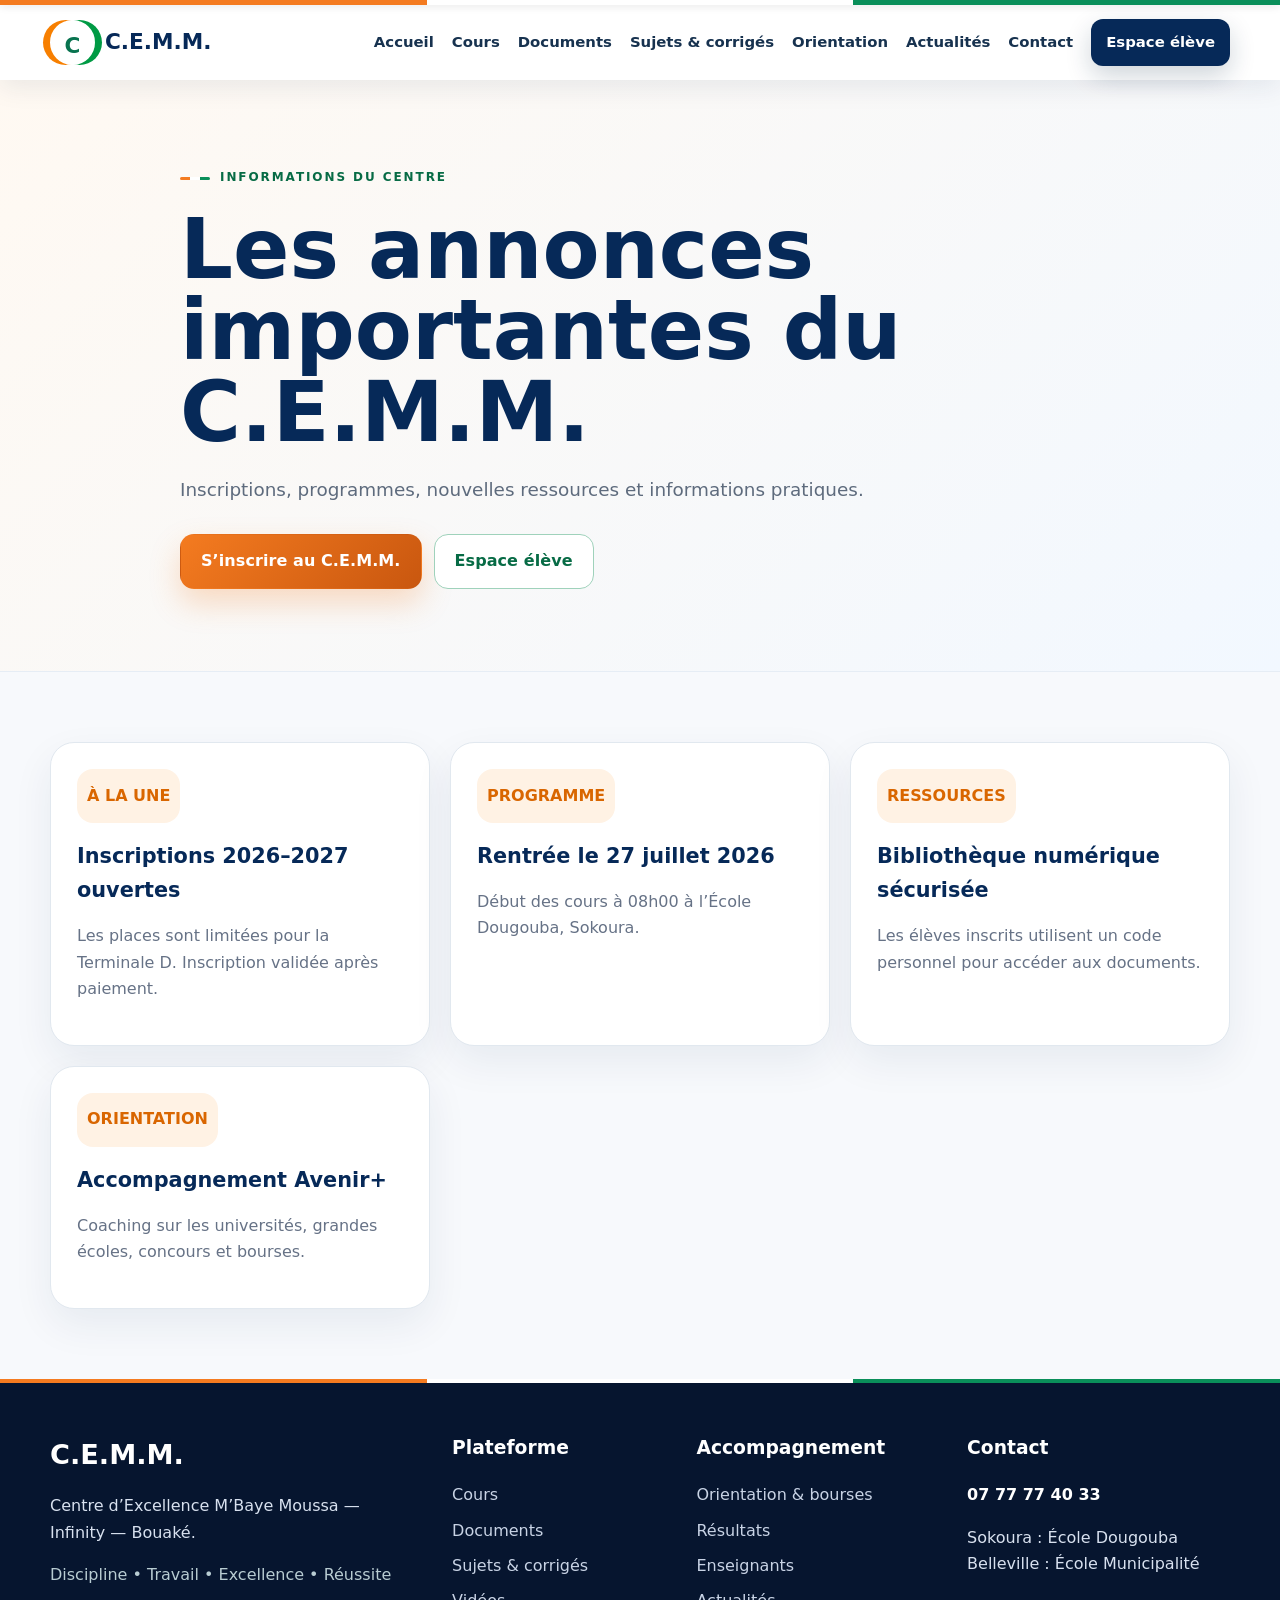
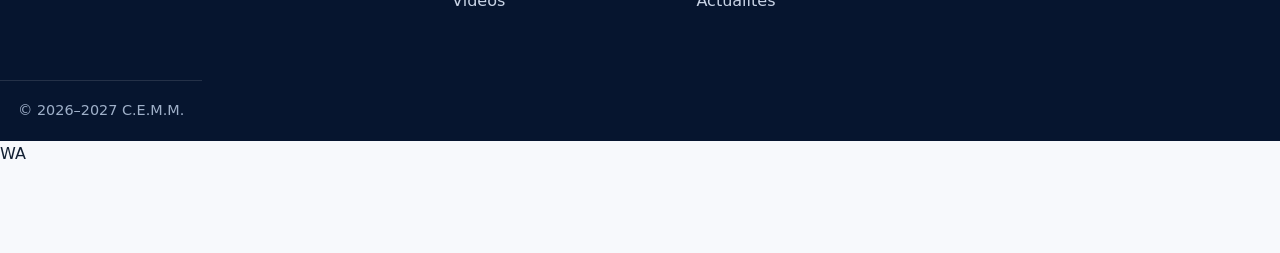
<file: actualites.html>
<!doctype html><html lang="fr"><head><meta charset="utf-8"><meta name="viewport" content="width=device-width,initial-scale=1"><meta name="theme-color" content="#062958"><title>Actualités | C.E.M.M.</title><link rel="stylesheet" href="style.css"></head><body class="subpage"><header class="sub-header"><a class="brand" href="index.html"><span class="brand-mark">C</span><span>C.E.M.M.</span></a><button class="sub-menu-btn" aria-label="Ouvrir le menu">☰</button><nav class="sub-nav"><a href="index.html">Accueil</a><a href="cours.html">Cours</a><a href="documents.html">Documents</a><a href="sujets-corriges.html">Sujets & corrigés</a><a href="orientation.html">Orientation</a><a href="actualites.html">Actualités</a><a href="contact.html">Contact</a><a class="nav-login" href="index.html#connexion">Espace élève</a></nav></header><main><section class="sub-hero"><div class="container"><p class="eyebrow">Informations du centre</p><h1>Les annonces importantes du C.E.M.M.</h1><p>Inscriptions, programmes, nouvelles ressources et informations pratiques.</p><div class="sub-hero-actions"><a class="btn primary" href="index.html#preinscription">S’inscrire au C.E.M.M.</a><a class="btn outline" href="index.html#connexion">Espace élève</a></div></div></section><section class="page-section"><div class="container page-card-grid"><article class="page-card"><span class="page-icon">À LA UNE</span><h3>Inscriptions 2026–2027 ouvertes</h3><p>Les places sont limitées pour la Terminale D. Inscription validée après paiement.</p></article><article class="page-card"><span class="page-icon">PROGRAMME</span><h3>Rentrée le 27 juillet 2026</h3><p>Début des cours à 08h00 à l’École Dougouba, Sokoura.</p></article><article class="page-card"><span class="page-icon">RESSOURCES</span><h3>Bibliothèque numérique sécurisée</h3><p>Les élèves inscrits utilisent un code personnel pour accéder aux documents.</p></article><article class="page-card"><span class="page-icon">ORIENTATION</span><h3>Accompagnement Avenir+</h3><p>Coaching sur les universités, grandes écoles, concours et bourses.</p></article></div></section></main><footer class="site-footer"><div class="container footer-grid"><div><strong class="footer-brand">C.E.M.M.</strong><p>Centre d’Excellence M’Baye Moussa — Infinity — Bouaké.</p><span>Discipline • Travail • Excellence • Réussite</span></div><div><h3>Plateforme</h3><a href="cours.html">Cours</a><a href="documents.html">Documents</a><a href="sujets-corriges.html">Sujets & corrigés</a><a href="videos.html">Vidéos</a></div><div><h3>Accompagnement</h3><a href="orientation.html">Orientation & bourses</a><a href="resultats.html">Résultats</a><a href="enseignants.html">Enseignants</a><a href="actualites.html">Actualités</a></div><div><h3>Contact</h3><p><strong>07 77 77 40 33</strong></p><p>Sokoura : École Dougouba<br>Belleville : École Municipalité</p></div></div><div class="footer-bottom">© 2026–2027 C.E.M.M.</div></footer><nav class="mobile-bottom-nav multipage-mobile"><a href="index.html"><span>⌂</span><small>Accueil</small></a><a href="documents.html"><span>▤</span><small>Ressources</small></a><a href="sujets-corriges.html"><span>⌕</span><small>Recherche</small></a><a href="actualites.html"><span>●</span><small>Actualités</small></a><a href="index.html#connexion"><span>♙</span><small>Mon compte</small></a></nav><a class="whatsapp-float" href="https://wa.me/2250777774033" aria-label="WhatsApp">WA</a><script>document.querySelector('.sub-menu-btn')?.addEventListener('click',()=>document.querySelector('.sub-nav').classList.toggle('open'));</script></body></html>
</file>
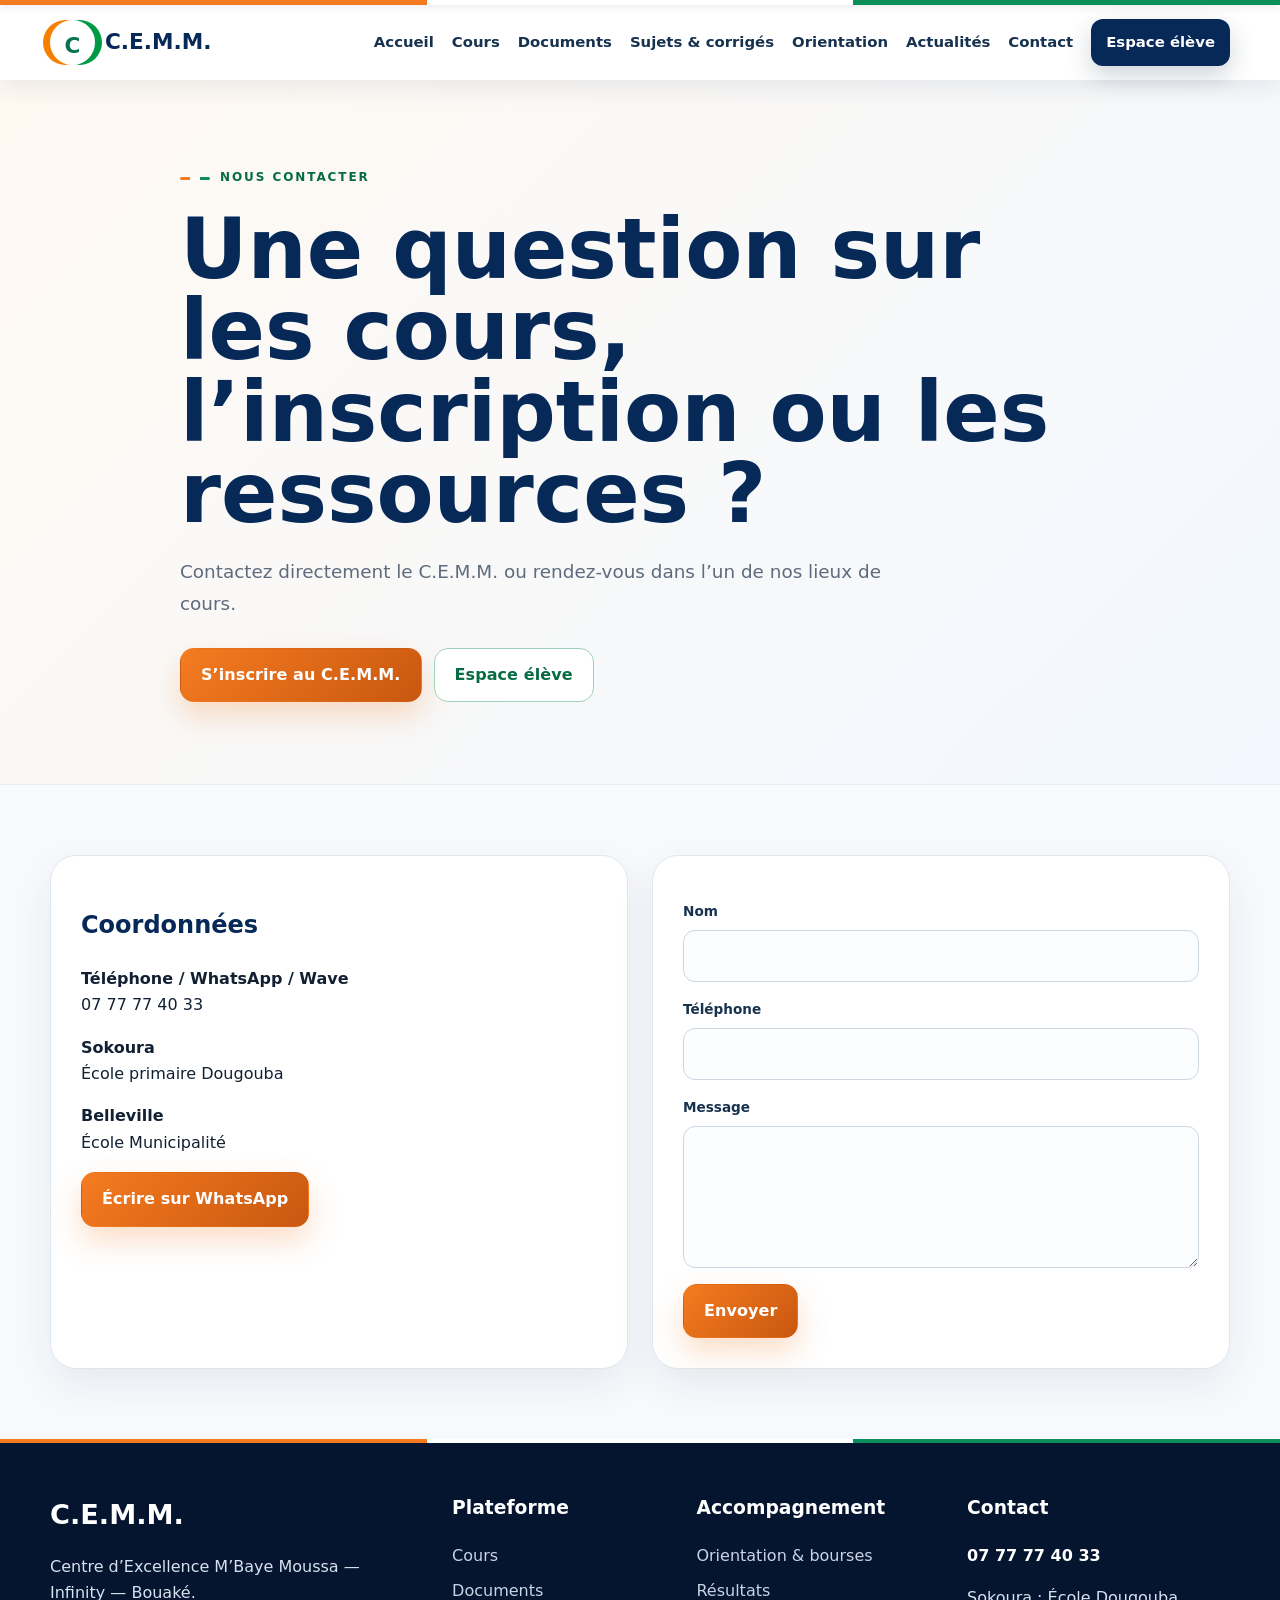
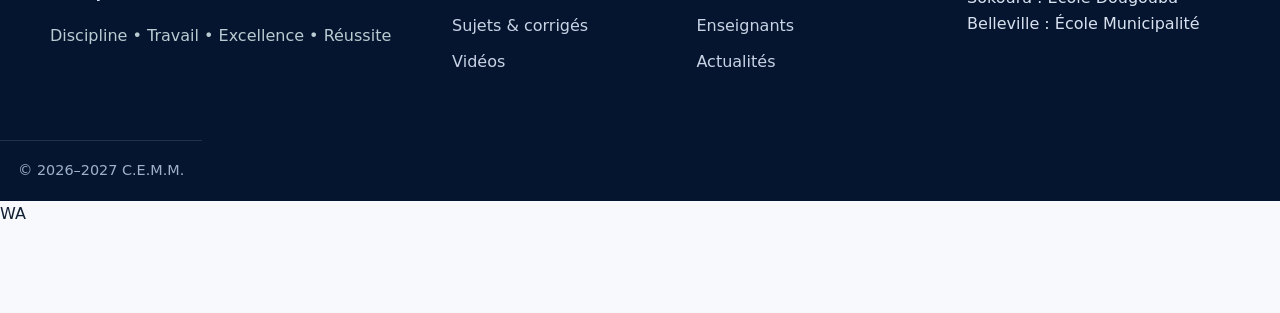
<file: contact.html>
<!doctype html><html lang="fr"><head><meta charset="utf-8"><meta name="viewport" content="width=device-width,initial-scale=1"><meta name="theme-color" content="#062958"><title>Contact | C.E.M.M.</title><link rel="stylesheet" href="style.css"></head><body class="subpage"><header class="sub-header"><a class="brand" href="index.html"><span class="brand-mark">C</span><span>C.E.M.M.</span></a><button class="sub-menu-btn" aria-label="Ouvrir le menu">☰</button><nav class="sub-nav"><a href="index.html">Accueil</a><a href="cours.html">Cours</a><a href="documents.html">Documents</a><a href="sujets-corriges.html">Sujets & corrigés</a><a href="orientation.html">Orientation</a><a href="actualites.html">Actualités</a><a href="contact.html">Contact</a><a class="nav-login" href="index.html#connexion">Espace élève</a></nav></header><main><section class="sub-hero"><div class="container"><p class="eyebrow">Nous contacter</p><h1>Une question sur les cours, l’inscription ou les ressources ?</h1><p>Contactez directement le C.E.M.M. ou rendez-vous dans l’un de nos lieux de cours.</p><div class="sub-hero-actions"><a class="btn primary" href="index.html#preinscription">S’inscrire au C.E.M.M.</a><a class="btn outline" href="index.html#connexion">Espace élève</a></div></div></section><section class="page-section"><div class="container contact-layout"><div class="info-panel"><h2>Coordonnées</h2><p><strong>Téléphone / WhatsApp / Wave</strong><br>07 77 77 40 33</p><p><strong>Sokoura</strong><br>École primaire Dougouba</p><p><strong>Belleville</strong><br>École Municipalité</p><a class="btn primary" href="https://wa.me/2250777774033">Écrire sur WhatsApp</a></div><form class="contact-form" onsubmit="event.preventDefault();alert('Votre message a été préparé. Contactez-nous sur WhatsApp au 07 77 77 40 33.');"><label>Nom<input required></label><label>Téléphone<input required type="tel"></label><label>Message<textarea required rows="5"></textarea></label><button class="btn primary" type="submit">Envoyer</button></form></div></section></main><footer class="site-footer"><div class="container footer-grid"><div><strong class="footer-brand">C.E.M.M.</strong><p>Centre d’Excellence M’Baye Moussa — Infinity — Bouaké.</p><span>Discipline • Travail • Excellence • Réussite</span></div><div><h3>Plateforme</h3><a href="cours.html">Cours</a><a href="documents.html">Documents</a><a href="sujets-corriges.html">Sujets & corrigés</a><a href="videos.html">Vidéos</a></div><div><h3>Accompagnement</h3><a href="orientation.html">Orientation & bourses</a><a href="resultats.html">Résultats</a><a href="enseignants.html">Enseignants</a><a href="actualites.html">Actualités</a></div><div><h3>Contact</h3><p><strong>07 77 77 40 33</strong></p><p>Sokoura : École Dougouba<br>Belleville : École Municipalité</p></div></div><div class="footer-bottom">© 2026–2027 C.E.M.M.</div></footer><nav class="mobile-bottom-nav multipage-mobile"><a href="index.html"><span>⌂</span><small>Accueil</small></a><a href="documents.html"><span>▤</span><small>Ressources</small></a><a href="sujets-corriges.html"><span>⌕</span><small>Recherche</small></a><a href="actualites.html"><span>●</span><small>Actualités</small></a><a href="index.html#connexion"><span>♙</span><small>Mon compte</small></a></nav><a class="whatsapp-float" href="https://wa.me/2250777774033" aria-label="WhatsApp">WA</a><script>document.querySelector('.sub-menu-btn')?.addEventListener('click',()=>document.querySelector('.sub-nav').classList.toggle('open'));</script></body></html>
</file>
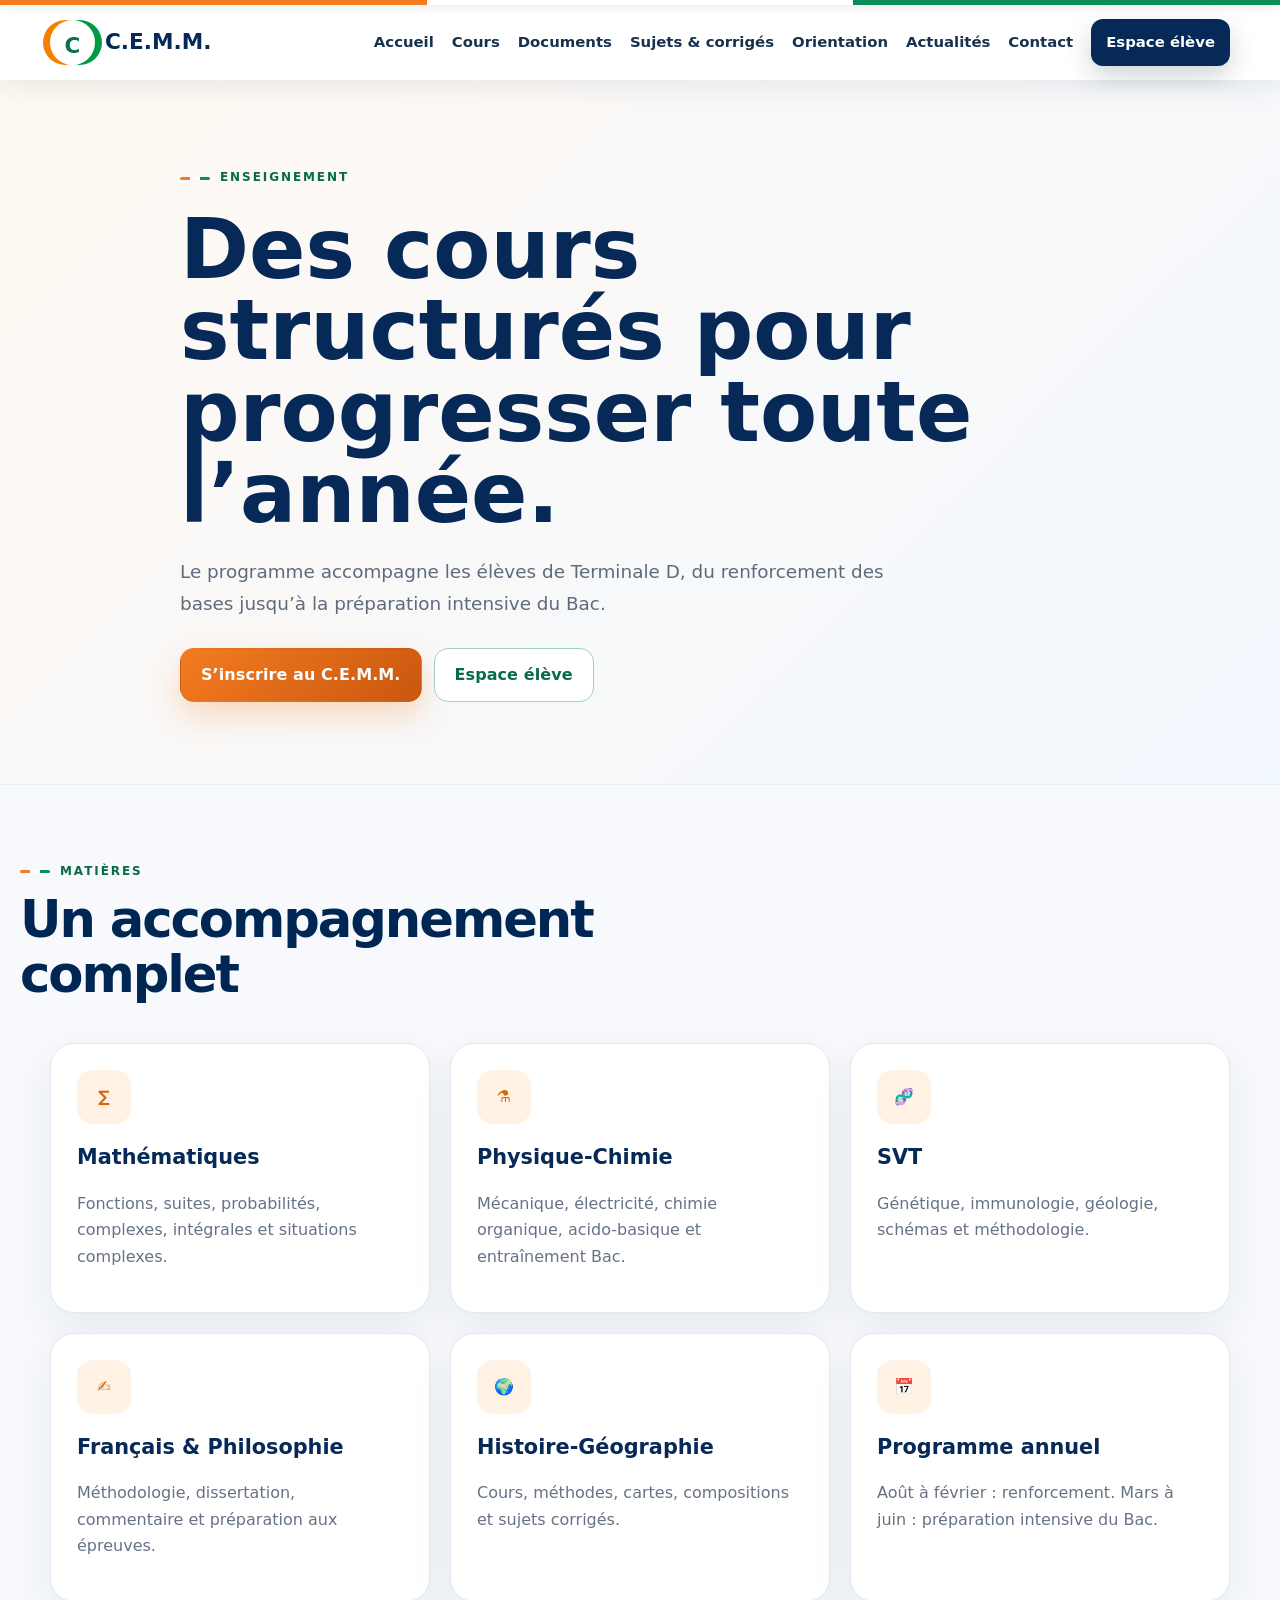
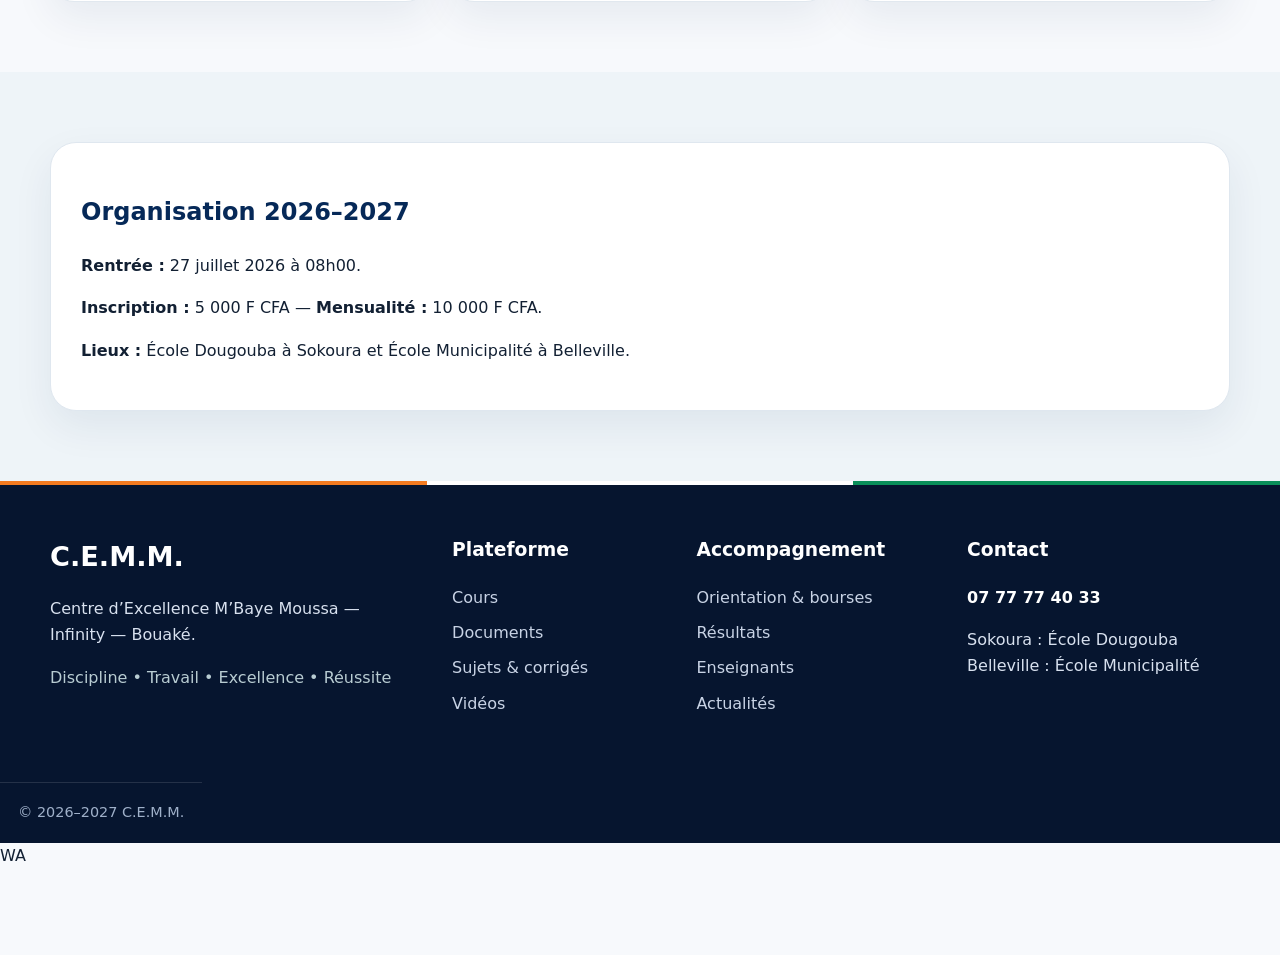
<file: cours.html>
<!doctype html><html lang="fr"><head><meta charset="utf-8"><meta name="viewport" content="width=device-width,initial-scale=1"><meta name="theme-color" content="#062958"><title>Cours | C.E.M.M.</title><link rel="stylesheet" href="style.css"></head><body class="subpage"><header class="sub-header"><a class="brand" href="index.html"><span class="brand-mark">C</span><span>C.E.M.M.</span></a><button class="sub-menu-btn" aria-label="Ouvrir le menu">☰</button><nav class="sub-nav"><a href="index.html">Accueil</a><a href="cours.html">Cours</a><a href="documents.html">Documents</a><a href="sujets-corriges.html">Sujets & corrigés</a><a href="orientation.html">Orientation</a><a href="actualites.html">Actualités</a><a href="contact.html">Contact</a><a class="nav-login" href="index.html#connexion">Espace élève</a></nav></header><main><section class="sub-hero"><div class="container"><p class="eyebrow">Enseignement</p><h1>Des cours structurés pour progresser toute l’année.</h1><p>Le programme accompagne les élèves de Terminale D, du renforcement des bases jusqu’à la préparation intensive du Bac.</p><div class="sub-hero-actions"><a class="btn primary" href="index.html#preinscription">S’inscrire au C.E.M.M.</a><a class="btn outline" href="index.html#connexion">Espace élève</a></div></div></section><section class="page-section"><div class="container section-heading"><p class="eyebrow">Matières</p><h2>Un accompagnement complet</h2></div><div class="container page-card-grid"><article class="page-card"><span class="page-icon">∑</span><h3>Mathématiques</h3><p>Fonctions, suites, probabilités, complexes, intégrales et situations complexes.</p></article><article class="page-card"><span class="page-icon">⚗</span><h3>Physique-Chimie</h3><p>Mécanique, électricité, chimie organique, acido-basique et entraînement Bac.</p></article><article class="page-card"><span class="page-icon">🧬</span><h3>SVT</h3><p>Génétique, immunologie, géologie, schémas et méthodologie.</p></article><article class="page-card"><span class="page-icon">✍</span><h3>Français & Philosophie</h3><p>Méthodologie, dissertation, commentaire et préparation aux épreuves.</p></article><article class="page-card"><span class="page-icon">🌍</span><h3>Histoire-Géographie</h3><p>Cours, méthodes, cartes, compositions et sujets corrigés.</p></article><article class="page-card"><span class="page-icon">📅</span><h3>Programme annuel</h3><p>Août à février : renforcement. Mars à juin : préparation intensive du Bac.</p></article></div></section><section class="page-section alt"><div class="container"><div class="info-panel"><h2>Organisation 2026–2027</h2><p><strong>Rentrée :</strong> 27 juillet 2026 à 08h00.</p><p><strong>Inscription :</strong> 5 000 F CFA — <strong>Mensualité :</strong> 10 000 F CFA.</p><p><strong>Lieux :</strong> École Dougouba à Sokoura et École Municipalité à Belleville.</p></div></div></section></main><footer class="site-footer"><div class="container footer-grid"><div><strong class="footer-brand">C.E.M.M.</strong><p>Centre d’Excellence M’Baye Moussa — Infinity — Bouaké.</p><span>Discipline • Travail • Excellence • Réussite</span></div><div><h3>Plateforme</h3><a href="cours.html">Cours</a><a href="documents.html">Documents</a><a href="sujets-corriges.html">Sujets & corrigés</a><a href="videos.html">Vidéos</a></div><div><h3>Accompagnement</h3><a href="orientation.html">Orientation & bourses</a><a href="resultats.html">Résultats</a><a href="enseignants.html">Enseignants</a><a href="actualites.html">Actualités</a></div><div><h3>Contact</h3><p><strong>07 77 77 40 33</strong></p><p>Sokoura : École Dougouba<br>Belleville : École Municipalité</p></div></div><div class="footer-bottom">© 2026–2027 C.E.M.M.</div></footer><nav class="mobile-bottom-nav multipage-mobile"><a href="index.html"><span>⌂</span><small>Accueil</small></a><a href="documents.html"><span>▤</span><small>Ressources</small></a><a href="sujets-corriges.html"><span>⌕</span><small>Recherche</small></a><a href="actualites.html"><span>●</span><small>Actualités</small></a><a href="index.html#connexion"><span>♙</span><small>Mon compte</small></a></nav><a class="whatsapp-float" href="https://wa.me/2250777774033" aria-label="WhatsApp">WA</a><script>document.querySelector('.sub-menu-btn')?.addEventListener('click',()=>document.querySelector('.sub-nav').classList.toggle('open'));</script></body></html>
</file>
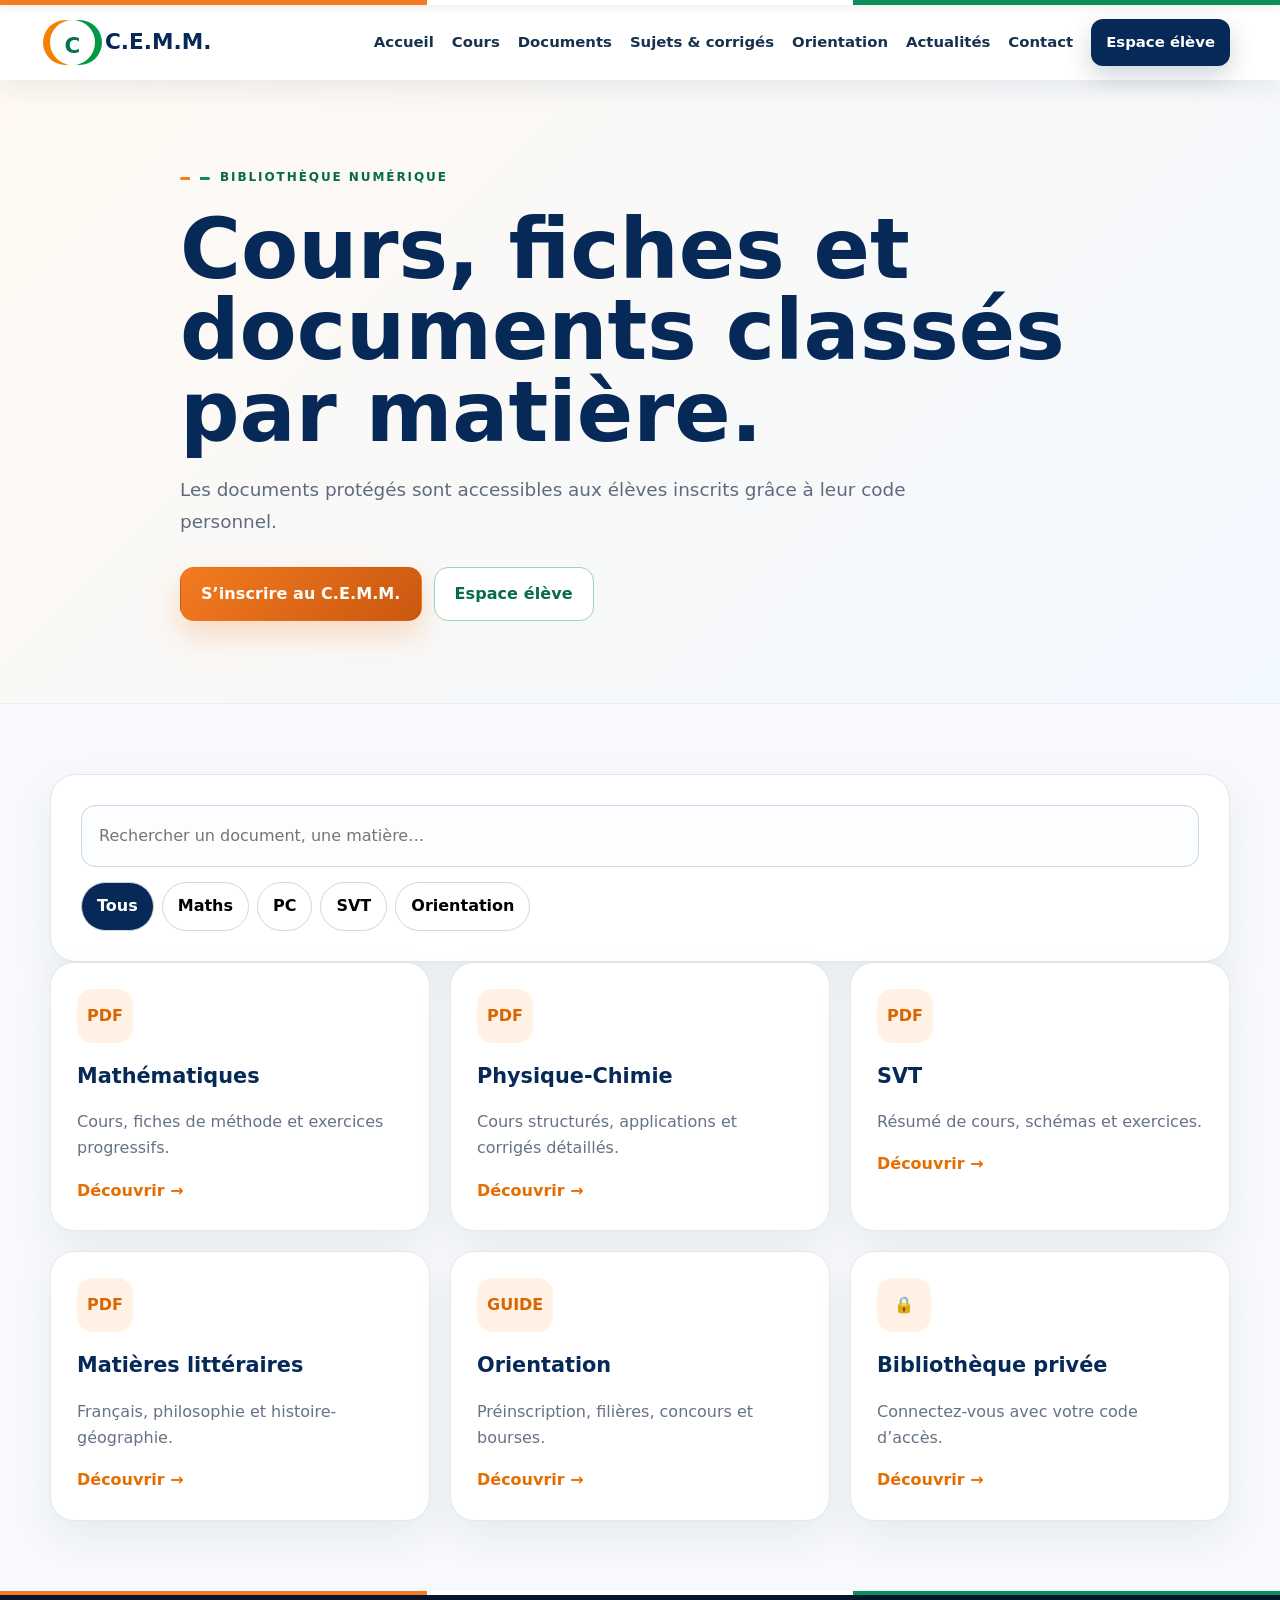
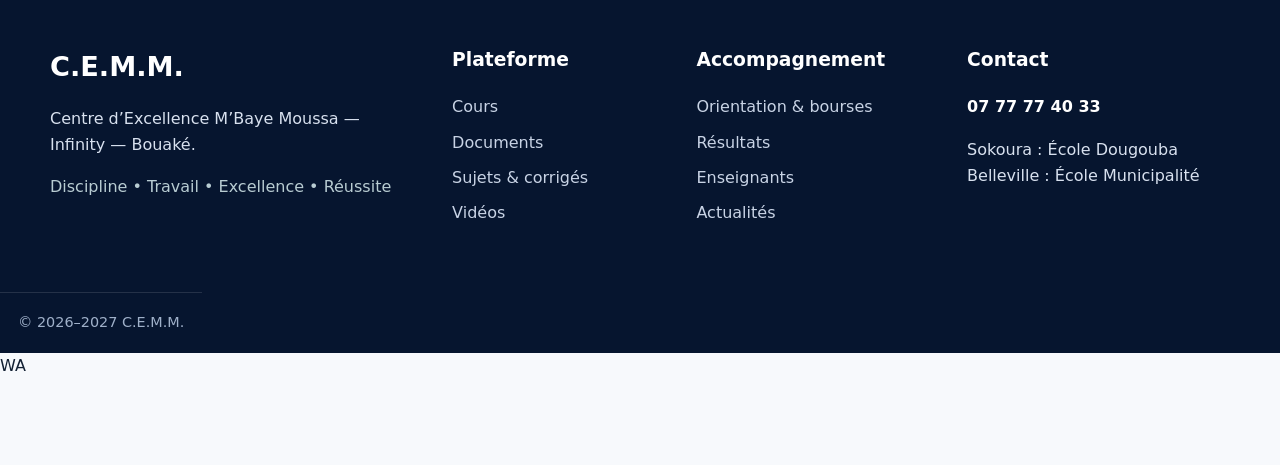
<file: documents.html>
<!doctype html><html lang="fr"><head><meta charset="utf-8"><meta name="viewport" content="width=device-width,initial-scale=1"><meta name="theme-color" content="#062958"><title>Documents | C.E.M.M.</title><link rel="stylesheet" href="style.css"></head><body class="subpage"><header class="sub-header"><a class="brand" href="index.html"><span class="brand-mark">C</span><span>C.E.M.M.</span></a><button class="sub-menu-btn" aria-label="Ouvrir le menu">☰</button><nav class="sub-nav"><a href="index.html">Accueil</a><a href="cours.html">Cours</a><a href="documents.html">Documents</a><a href="sujets-corriges.html">Sujets & corrigés</a><a href="orientation.html">Orientation</a><a href="actualites.html">Actualités</a><a href="contact.html">Contact</a><a class="nav-login" href="index.html#connexion">Espace élève</a></nav></header><main><section class="sub-hero"><div class="container"><p class="eyebrow">Bibliothèque numérique</p><h1>Cours, fiches et documents classés par matière.</h1><p>Les documents protégés sont accessibles aux élèves inscrits grâce à leur code personnel.</p><div class="sub-hero-actions"><a class="btn primary" href="index.html#preinscription">S’inscrire au C.E.M.M.</a><a class="btn outline" href="index.html#connexion">Espace élève</a></div></div></section><section class="page-section"><div class="container search-panel"><input type="search" id="pageSearch" placeholder="Rechercher un document, une matière…"><div class="filter-row"><button data-filter="all" class="active">Tous</button><button data-filter="maths">Maths</button><button data-filter="pc">PC</button><button data-filter="svt">SVT</button><button data-filter="orientation">Orientation</button></div></div><div class="container page-card-grid"><article class="page-card"><span class="page-icon">PDF</span><h3>Mathématiques</h3><p>Cours, fiches de méthode et exercices progressifs.</p><a href="index.html#connexion">Découvrir →</a></article><article class="page-card"><span class="page-icon">PDF</span><h3>Physique-Chimie</h3><p>Cours structurés, applications et corrigés détaillés.</p><a href="index.html#connexion">Découvrir →</a></article><article class="page-card"><span class="page-icon">PDF</span><h3>SVT</h3><p>Résumé de cours, schémas et exercices.</p><a href="index.html#connexion">Découvrir →</a></article><article class="page-card"><span class="page-icon">PDF</span><h3>Matières littéraires</h3><p>Français, philosophie et histoire-géographie.</p><a href="index.html#connexion">Découvrir →</a></article><article class="page-card"><span class="page-icon">GUIDE</span><h3>Orientation</h3><p>Préinscription, filières, concours et bourses.</p><a href="orientation.html">Découvrir →</a></article><article class="page-card"><span class="page-icon">🔒</span><h3>Bibliothèque privée</h3><p>Connectez-vous avec votre code d’accès.</p><a href="index.html#connexion">Découvrir →</a></article></div></section></main><footer class="site-footer"><div class="container footer-grid"><div><strong class="footer-brand">C.E.M.M.</strong><p>Centre d’Excellence M’Baye Moussa — Infinity — Bouaké.</p><span>Discipline • Travail • Excellence • Réussite</span></div><div><h3>Plateforme</h3><a href="cours.html">Cours</a><a href="documents.html">Documents</a><a href="sujets-corriges.html">Sujets & corrigés</a><a href="videos.html">Vidéos</a></div><div><h3>Accompagnement</h3><a href="orientation.html">Orientation & bourses</a><a href="resultats.html">Résultats</a><a href="enseignants.html">Enseignants</a><a href="actualites.html">Actualités</a></div><div><h3>Contact</h3><p><strong>07 77 77 40 33</strong></p><p>Sokoura : École Dougouba<br>Belleville : École Municipalité</p></div></div><div class="footer-bottom">© 2026–2027 C.E.M.M.</div></footer><nav class="mobile-bottom-nav multipage-mobile"><a href="index.html"><span>⌂</span><small>Accueil</small></a><a href="documents.html"><span>▤</span><small>Ressources</small></a><a href="sujets-corriges.html"><span>⌕</span><small>Recherche</small></a><a href="actualites.html"><span>●</span><small>Actualités</small></a><a href="index.html#connexion"><span>♙</span><small>Mon compte</small></a></nav><a class="whatsapp-float" href="https://wa.me/2250777774033" aria-label="WhatsApp">WA</a><script>document.querySelector('.sub-menu-btn')?.addEventListener('click',()=>document.querySelector('.sub-nav').classList.toggle('open'));</script></body></html>
</file>
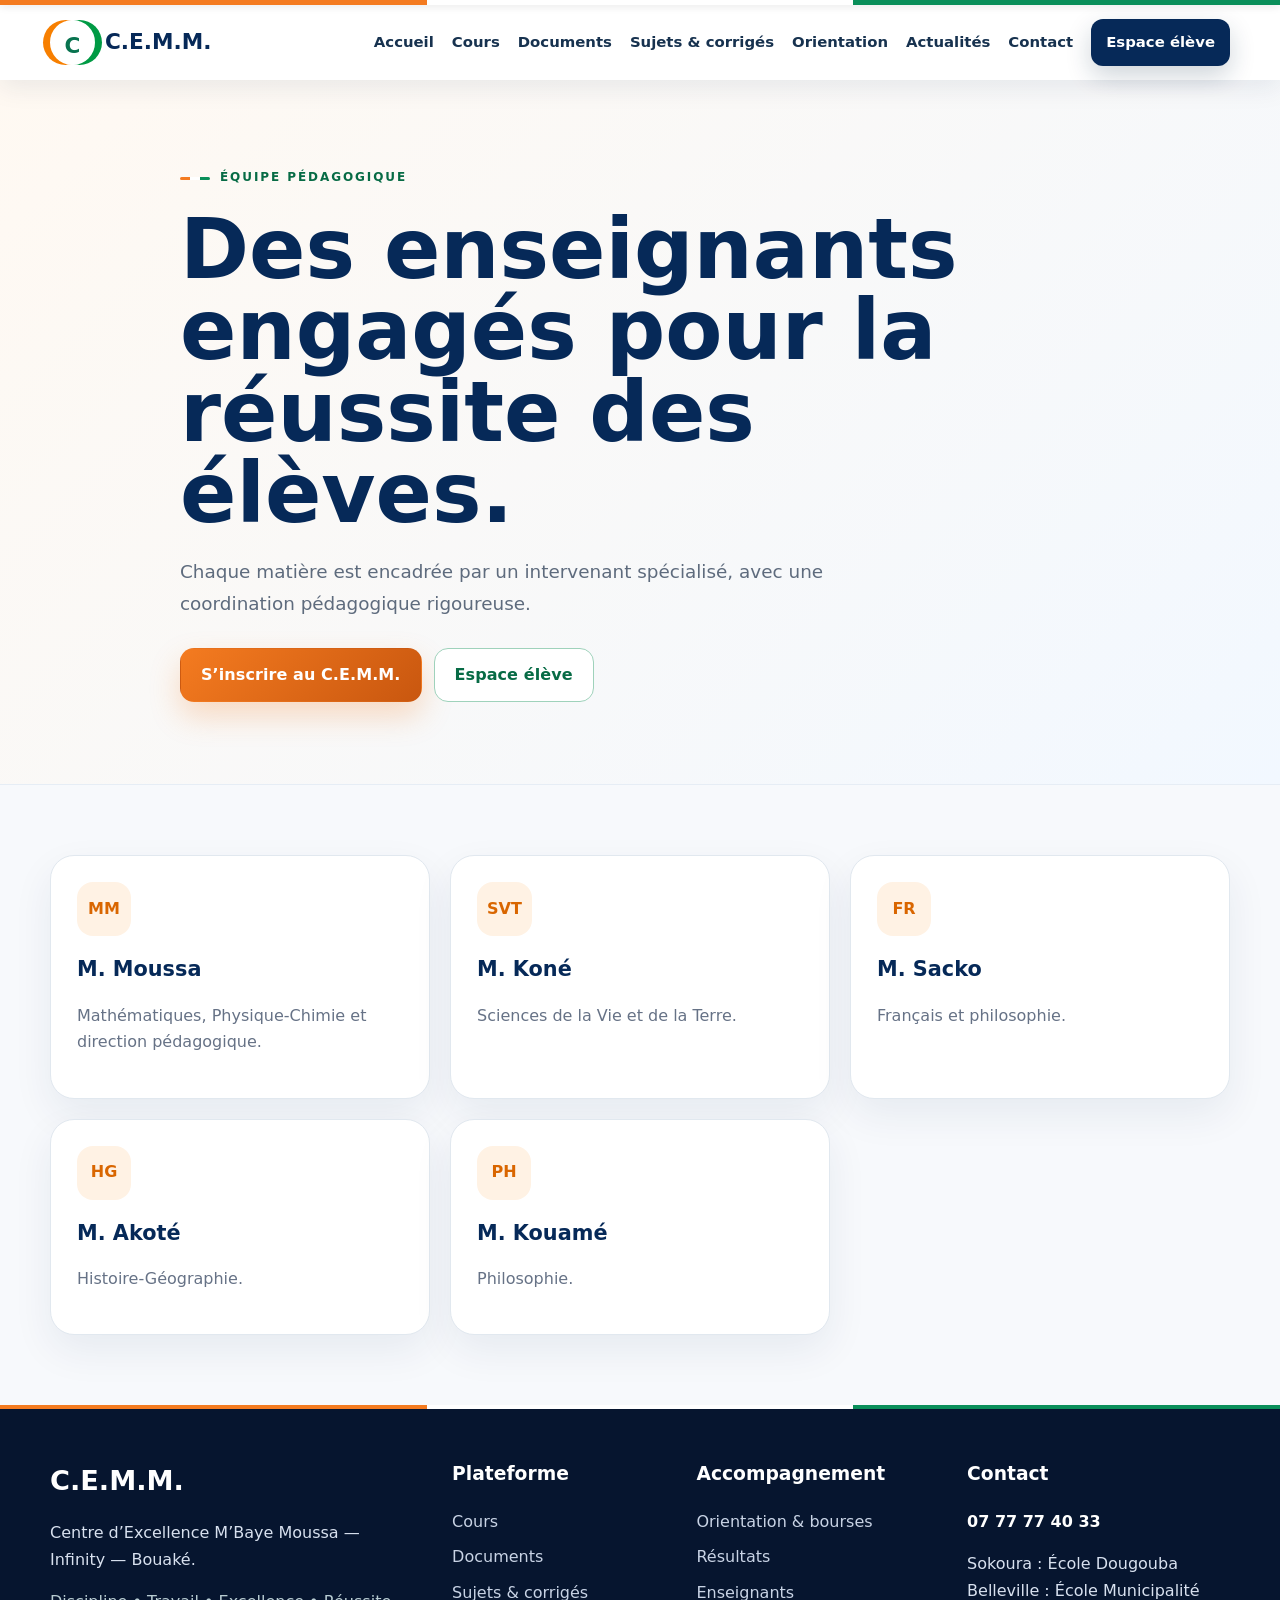
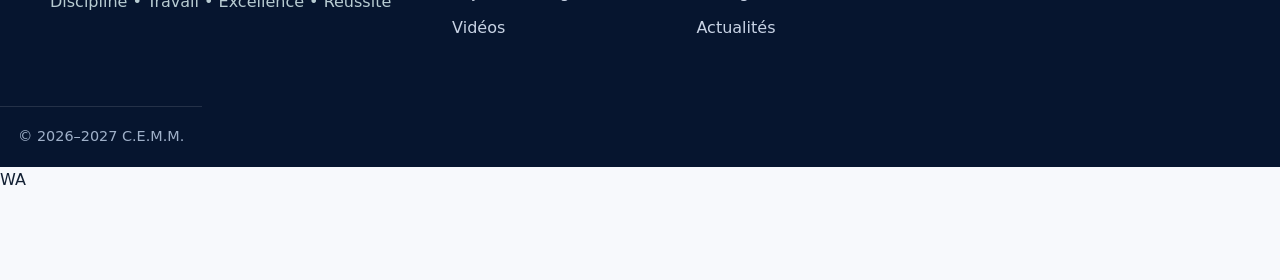
<file: enseignants.html>
<!doctype html><html lang="fr"><head><meta charset="utf-8"><meta name="viewport" content="width=device-width,initial-scale=1"><meta name="theme-color" content="#062958"><title>Enseignants | C.E.M.M.</title><link rel="stylesheet" href="style.css"></head><body class="subpage"><header class="sub-header"><a class="brand" href="index.html"><span class="brand-mark">C</span><span>C.E.M.M.</span></a><button class="sub-menu-btn" aria-label="Ouvrir le menu">☰</button><nav class="sub-nav"><a href="index.html">Accueil</a><a href="cours.html">Cours</a><a href="documents.html">Documents</a><a href="sujets-corriges.html">Sujets & corrigés</a><a href="orientation.html">Orientation</a><a href="actualites.html">Actualités</a><a href="contact.html">Contact</a><a class="nav-login" href="index.html#connexion">Espace élève</a></nav></header><main><section class="sub-hero"><div class="container"><p class="eyebrow">Équipe pédagogique</p><h1>Des enseignants engagés pour la réussite des élèves.</h1><p>Chaque matière est encadrée par un intervenant spécialisé, avec une coordination pédagogique rigoureuse.</p><div class="sub-hero-actions"><a class="btn primary" href="index.html#preinscription">S’inscrire au C.E.M.M.</a><a class="btn outline" href="index.html#connexion">Espace élève</a></div></div></section><section class="page-section"><div class="container page-card-grid"><article class="page-card"><span class="page-icon">MM</span><h3>M. Moussa</h3><p>Mathématiques, Physique-Chimie et direction pédagogique.</p></article><article class="page-card"><span class="page-icon">SVT</span><h3>M. Koné</h3><p>Sciences de la Vie et de la Terre.</p></article><article class="page-card"><span class="page-icon">FR</span><h3>M. Sacko</h3><p>Français et philosophie.</p></article><article class="page-card"><span class="page-icon">HG</span><h3>M. Akoté</h3><p>Histoire-Géographie.</p></article><article class="page-card"><span class="page-icon">PH</span><h3>M. Kouamé</h3><p>Philosophie.</p></article></div></section></main><footer class="site-footer"><div class="container footer-grid"><div><strong class="footer-brand">C.E.M.M.</strong><p>Centre d’Excellence M’Baye Moussa — Infinity — Bouaké.</p><span>Discipline • Travail • Excellence • Réussite</span></div><div><h3>Plateforme</h3><a href="cours.html">Cours</a><a href="documents.html">Documents</a><a href="sujets-corriges.html">Sujets & corrigés</a><a href="videos.html">Vidéos</a></div><div><h3>Accompagnement</h3><a href="orientation.html">Orientation & bourses</a><a href="resultats.html">Résultats</a><a href="enseignants.html">Enseignants</a><a href="actualites.html">Actualités</a></div><div><h3>Contact</h3><p><strong>07 77 77 40 33</strong></p><p>Sokoura : École Dougouba<br>Belleville : École Municipalité</p></div></div><div class="footer-bottom">© 2026–2027 C.E.M.M.</div></footer><nav class="mobile-bottom-nav multipage-mobile"><a href="index.html"><span>⌂</span><small>Accueil</small></a><a href="documents.html"><span>▤</span><small>Ressources</small></a><a href="sujets-corriges.html"><span>⌕</span><small>Recherche</small></a><a href="actualites.html"><span>●</span><small>Actualités</small></a><a href="index.html#connexion"><span>♙</span><small>Mon compte</small></a></nav><a class="whatsapp-float" href="https://wa.me/2250777774033" aria-label="WhatsApp">WA</a><script>document.querySelector('.sub-menu-btn')?.addEventListener('click',()=>document.querySelector('.sub-nav').classList.toggle('open'));</script></body></html>
</file>
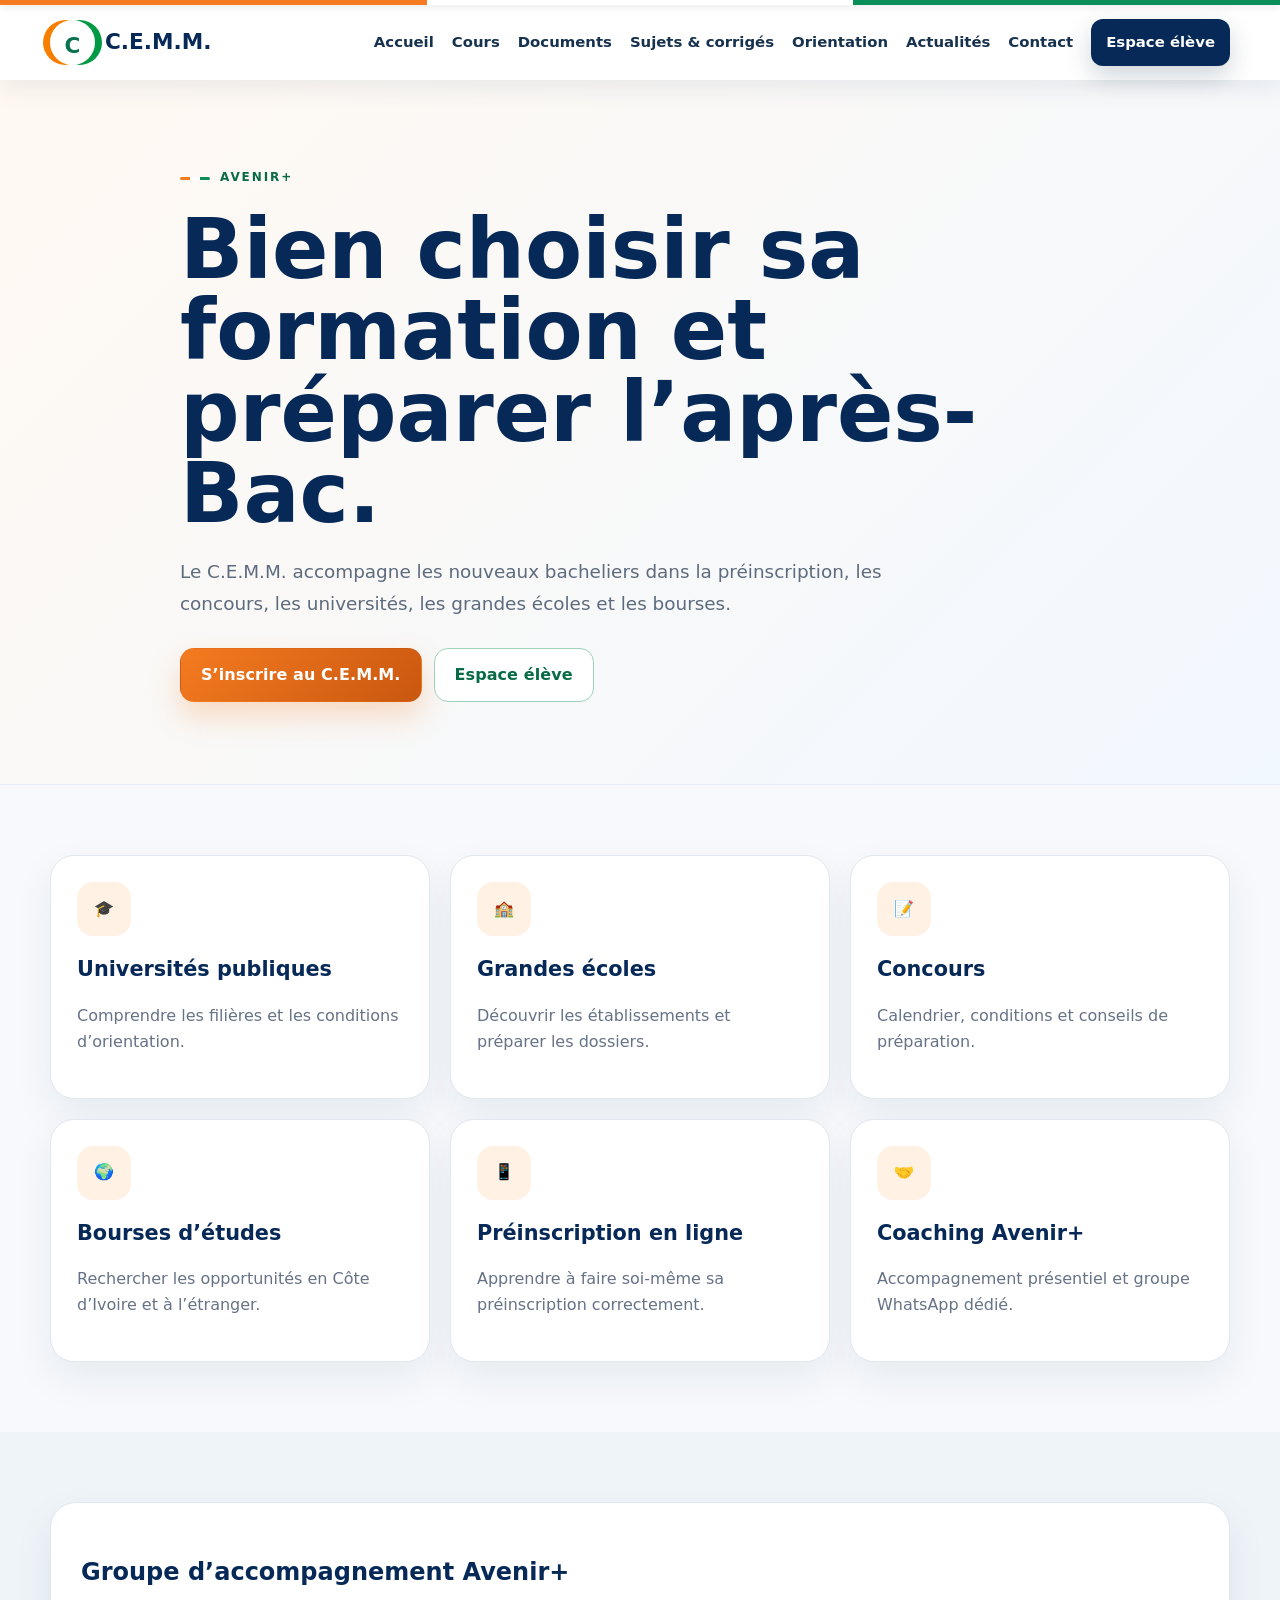
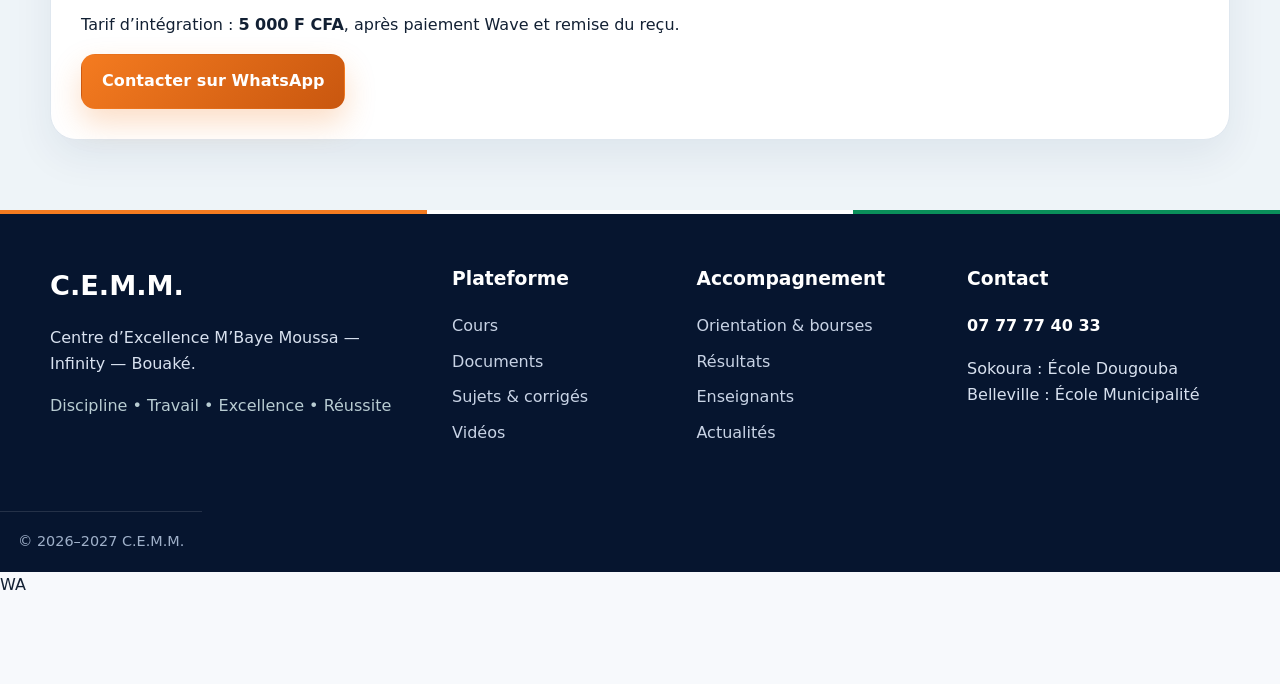
<file: orientation.html>
<!doctype html><html lang="fr"><head><meta charset="utf-8"><meta name="viewport" content="width=device-width,initial-scale=1"><meta name="theme-color" content="#062958"><title>Orientation et bourses | C.E.M.M.</title><link rel="stylesheet" href="style.css"></head><body class="subpage"><header class="sub-header"><a class="brand" href="index.html"><span class="brand-mark">C</span><span>C.E.M.M.</span></a><button class="sub-menu-btn" aria-label="Ouvrir le menu">☰</button><nav class="sub-nav"><a href="index.html">Accueil</a><a href="cours.html">Cours</a><a href="documents.html">Documents</a><a href="sujets-corriges.html">Sujets & corrigés</a><a href="orientation.html">Orientation</a><a href="actualites.html">Actualités</a><a href="contact.html">Contact</a><a class="nav-login" href="index.html#connexion">Espace élève</a></nav></header><main><section class="sub-hero"><div class="container"><p class="eyebrow">Avenir+</p><h1>Bien choisir sa formation et préparer l’après-Bac.</h1><p>Le C.E.M.M. accompagne les nouveaux bacheliers dans la préinscription, les concours, les universités, les grandes écoles et les bourses.</p><div class="sub-hero-actions"><a class="btn primary" href="index.html#preinscription">S’inscrire au C.E.M.M.</a><a class="btn outline" href="index.html#connexion">Espace élève</a></div></div></section><section class="page-section"><div class="container page-card-grid"><article class="page-card"><span class="page-icon">🎓</span><h3>Universités publiques</h3><p>Comprendre les filières et les conditions d’orientation.</p></article><article class="page-card"><span class="page-icon">🏫</span><h3>Grandes écoles</h3><p>Découvrir les établissements et préparer les dossiers.</p></article><article class="page-card"><span class="page-icon">📝</span><h3>Concours</h3><p>Calendrier, conditions et conseils de préparation.</p></article><article class="page-card"><span class="page-icon">🌍</span><h3>Bourses d’études</h3><p>Rechercher les opportunités en Côte d’Ivoire et à l’étranger.</p></article><article class="page-card"><span class="page-icon">📱</span><h3>Préinscription en ligne</h3><p>Apprendre à faire soi-même sa préinscription correctement.</p></article><article class="page-card"><span class="page-icon">🤝</span><h3>Coaching Avenir+</h3><p>Accompagnement présentiel et groupe WhatsApp dédié.</p></article></div></section><section class="page-section alt"><div class="container"><div class="info-panel"><h2>Groupe d’accompagnement Avenir+</h2><p>Tarif d’intégration : <strong>5 000 F CFA</strong>, après paiement Wave et remise du reçu.</p><a class="btn primary" href="https://wa.me/2250777774033">Contacter sur WhatsApp</a></div></div></section></main><footer class="site-footer"><div class="container footer-grid"><div><strong class="footer-brand">C.E.M.M.</strong><p>Centre d’Excellence M’Baye Moussa — Infinity — Bouaké.</p><span>Discipline • Travail • Excellence • Réussite</span></div><div><h3>Plateforme</h3><a href="cours.html">Cours</a><a href="documents.html">Documents</a><a href="sujets-corriges.html">Sujets & corrigés</a><a href="videos.html">Vidéos</a></div><div><h3>Accompagnement</h3><a href="orientation.html">Orientation & bourses</a><a href="resultats.html">Résultats</a><a href="enseignants.html">Enseignants</a><a href="actualites.html">Actualités</a></div><div><h3>Contact</h3><p><strong>07 77 77 40 33</strong></p><p>Sokoura : École Dougouba<br>Belleville : École Municipalité</p></div></div><div class="footer-bottom">© 2026–2027 C.E.M.M.</div></footer><nav class="mobile-bottom-nav multipage-mobile"><a href="index.html"><span>⌂</span><small>Accueil</small></a><a href="documents.html"><span>▤</span><small>Ressources</small></a><a href="sujets-corriges.html"><span>⌕</span><small>Recherche</small></a><a href="actualites.html"><span>●</span><small>Actualités</small></a><a href="index.html#connexion"><span>♙</span><small>Mon compte</small></a></nav><a class="whatsapp-float" href="https://wa.me/2250777774033" aria-label="WhatsApp">WA</a><script>document.querySelector('.sub-menu-btn')?.addEventListener('click',()=>document.querySelector('.sub-nav').classList.toggle('open'));</script></body></html>
</file>
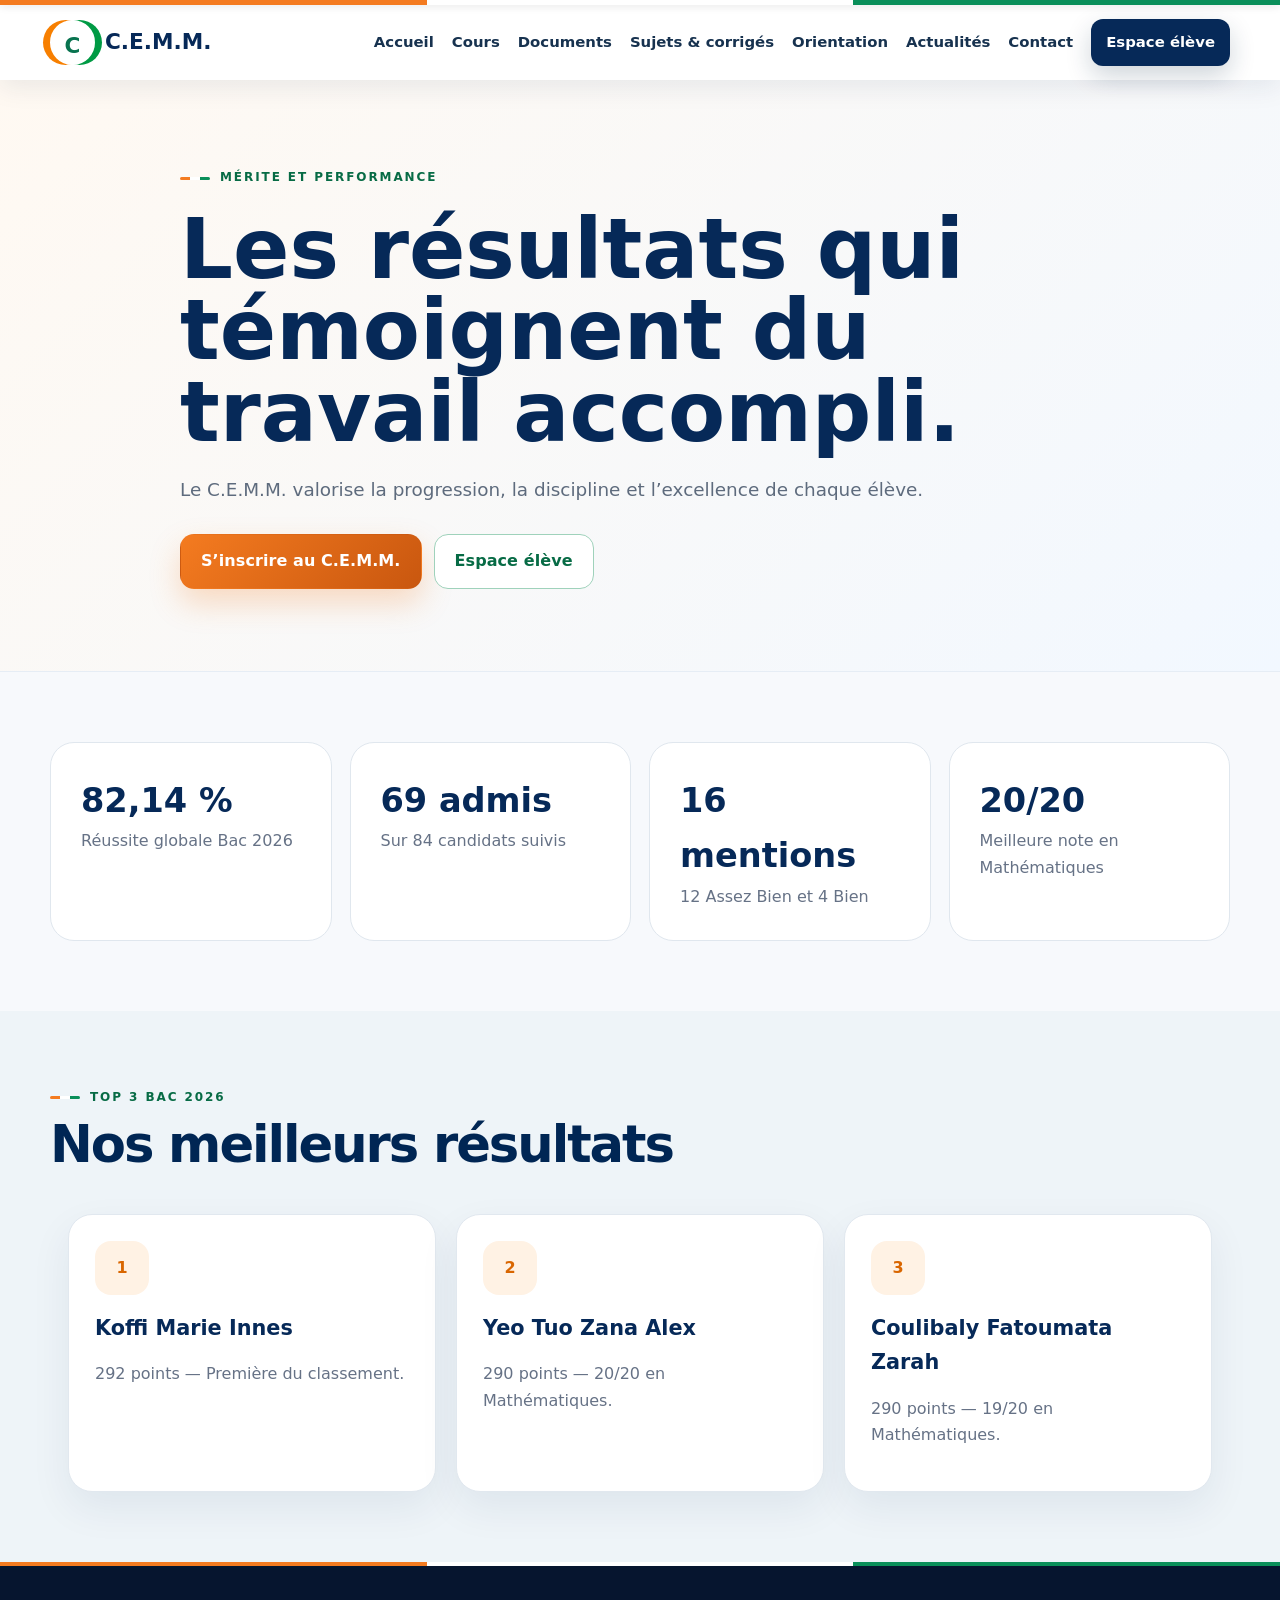
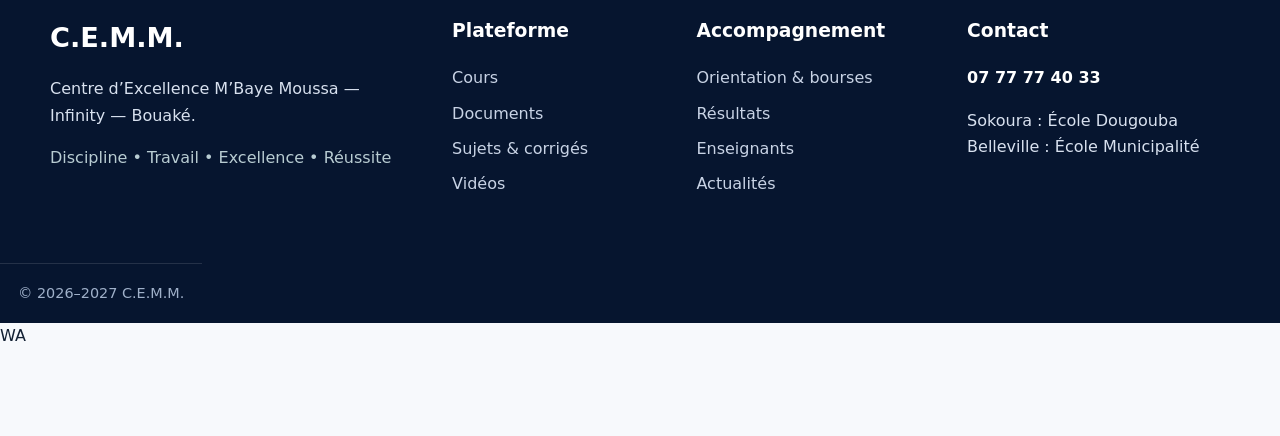
<file: resultats.html>
<!doctype html><html lang="fr"><head><meta charset="utf-8"><meta name="viewport" content="width=device-width,initial-scale=1"><meta name="theme-color" content="#062958"><title>Résultats | C.E.M.M.</title><link rel="stylesheet" href="style.css"></head><body class="subpage"><header class="sub-header"><a class="brand" href="index.html"><span class="brand-mark">C</span><span>C.E.M.M.</span></a><button class="sub-menu-btn" aria-label="Ouvrir le menu">☰</button><nav class="sub-nav"><a href="index.html">Accueil</a><a href="cours.html">Cours</a><a href="documents.html">Documents</a><a href="sujets-corriges.html">Sujets & corrigés</a><a href="orientation.html">Orientation</a><a href="actualites.html">Actualités</a><a href="contact.html">Contact</a><a class="nav-login" href="index.html#connexion">Espace élève</a></nav></header><main><section class="sub-hero"><div class="container"><p class="eyebrow">Mérite et performance</p><h1>Les résultats qui témoignent du travail accompli.</h1><p>Le C.E.M.M. valorise la progression, la discipline et l’excellence de chaque élève.</p><div class="sub-hero-actions"><a class="btn primary" href="index.html#preinscription">S’inscrire au C.E.M.M.</a><a class="btn outline" href="index.html#connexion">Espace élève</a></div></div></section><section class="page-section"><div class="container stats-showcase"><article><strong>82,14 %</strong><span>Réussite globale Bac 2026</span></article><article><strong>69 admis</strong><span>Sur 84 candidats suivis</span></article><article><strong>16 mentions</strong><span>12 Assez Bien et 4 Bien</span></article><article><strong>20/20</strong><span>Meilleure note en Mathématiques</span></article></div></section><section class="page-section alt"><div class="container"><div class="section-heading"><p class="eyebrow">Top 3 Bac 2026</p><h2>Nos meilleurs résultats</h2></div><div class="container page-card-grid"><article class="page-card"><span class="page-icon">1</span><h3>Koffi Marie Innes</h3><p>292 points — Première du classement.</p></article><article class="page-card"><span class="page-icon">2</span><h3>Yeo Tuo Zana Alex</h3><p>290 points — 20/20 en Mathématiques.</p></article><article class="page-card"><span class="page-icon">3</span><h3>Coulibaly Fatoumata Zarah</h3><p>290 points — 19/20 en Mathématiques.</p></article></div></div></section></main><footer class="site-footer"><div class="container footer-grid"><div><strong class="footer-brand">C.E.M.M.</strong><p>Centre d’Excellence M’Baye Moussa — Infinity — Bouaké.</p><span>Discipline • Travail • Excellence • Réussite</span></div><div><h3>Plateforme</h3><a href="cours.html">Cours</a><a href="documents.html">Documents</a><a href="sujets-corriges.html">Sujets & corrigés</a><a href="videos.html">Vidéos</a></div><div><h3>Accompagnement</h3><a href="orientation.html">Orientation & bourses</a><a href="resultats.html">Résultats</a><a href="enseignants.html">Enseignants</a><a href="actualites.html">Actualités</a></div><div><h3>Contact</h3><p><strong>07 77 77 40 33</strong></p><p>Sokoura : École Dougouba<br>Belleville : École Municipalité</p></div></div><div class="footer-bottom">© 2026–2027 C.E.M.M.</div></footer><nav class="mobile-bottom-nav multipage-mobile"><a href="index.html"><span>⌂</span><small>Accueil</small></a><a href="documents.html"><span>▤</span><small>Ressources</small></a><a href="sujets-corriges.html"><span>⌕</span><small>Recherche</small></a><a href="actualites.html"><span>●</span><small>Actualités</small></a><a href="index.html#connexion"><span>♙</span><small>Mon compte</small></a></nav><a class="whatsapp-float" href="https://wa.me/2250777774033" aria-label="WhatsApp">WA</a><script>document.querySelector('.sub-menu-btn')?.addEventListener('click',()=>document.querySelector('.sub-nav').classList.toggle('open'));</script></body></html>
</file>
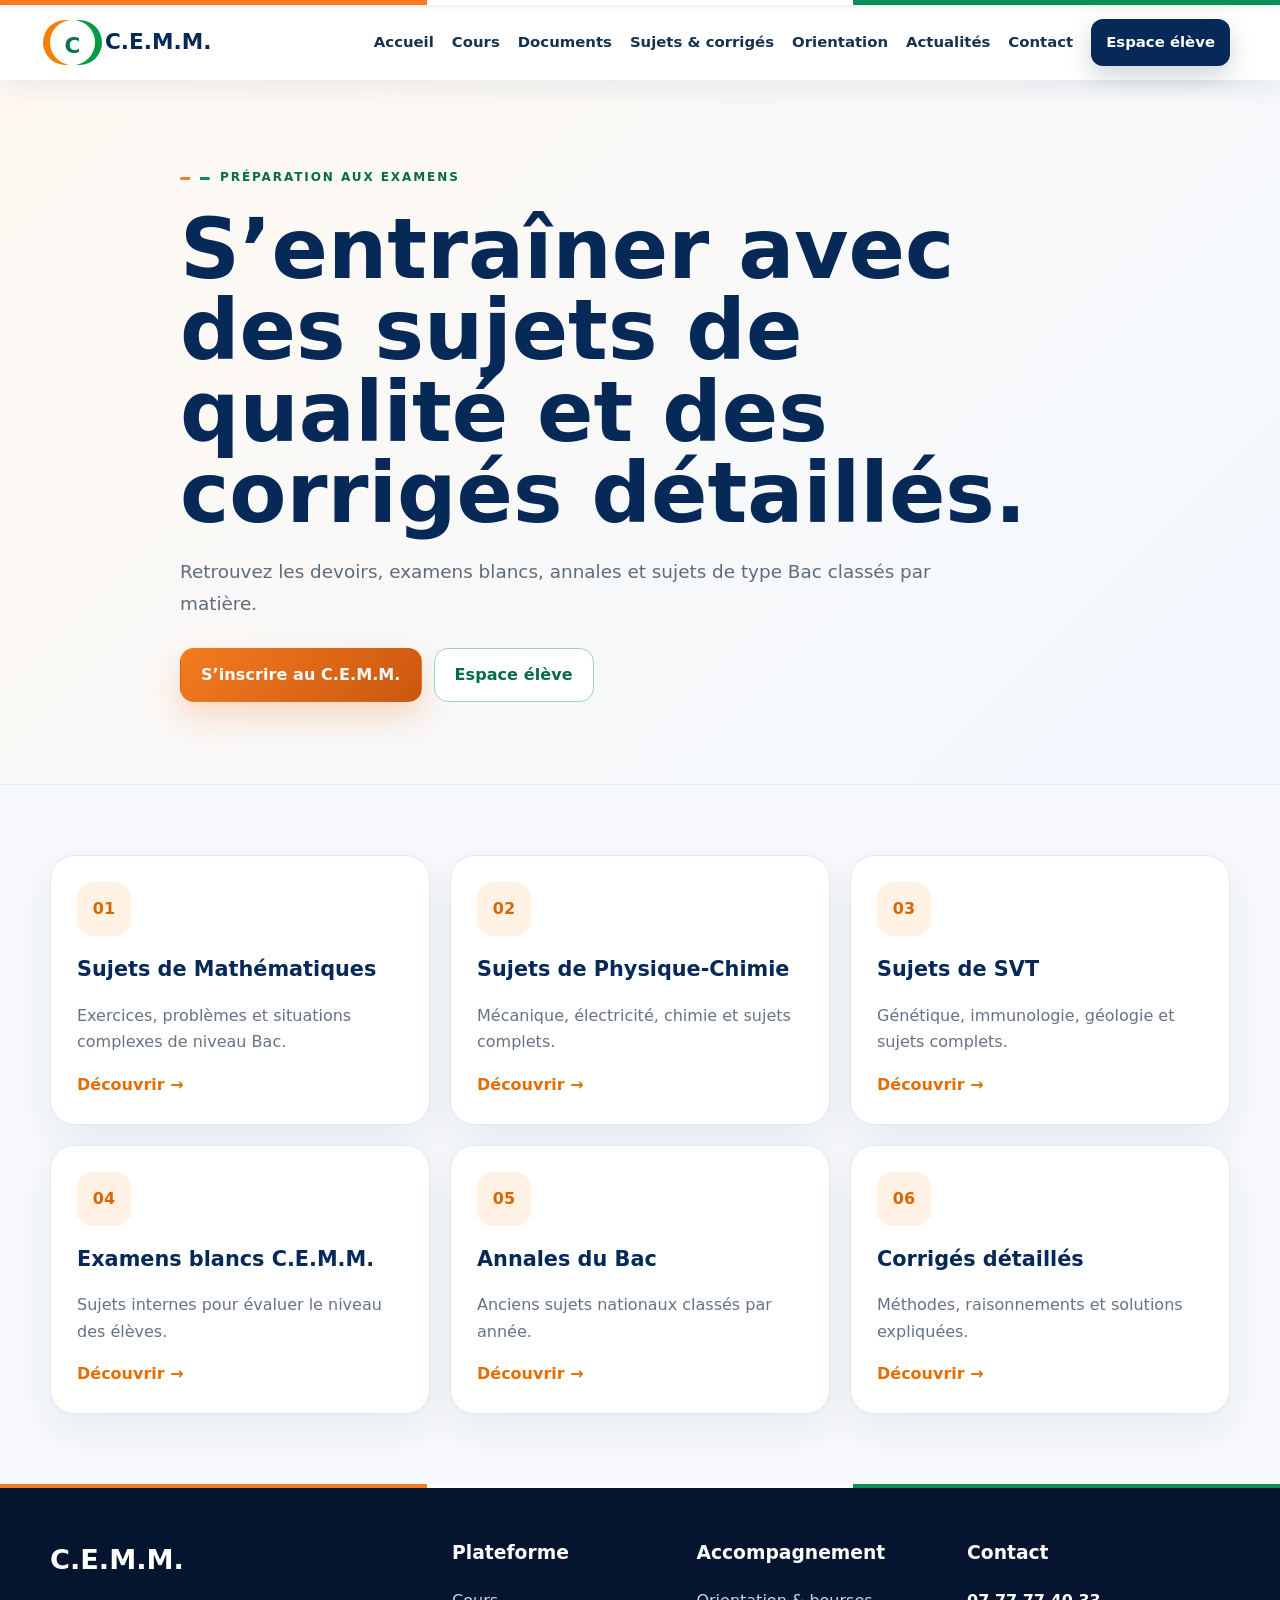
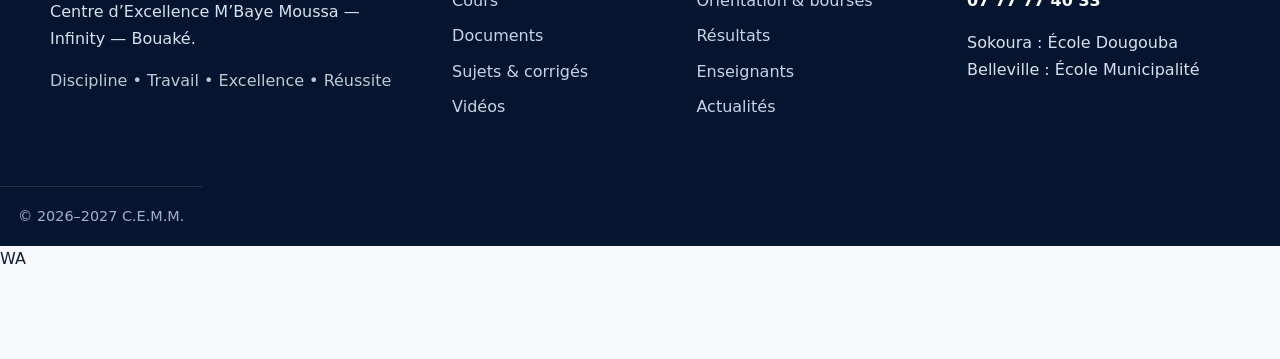
<file: sujets-corriges.html>
<!doctype html><html lang="fr"><head><meta charset="utf-8"><meta name="viewport" content="width=device-width,initial-scale=1"><meta name="theme-color" content="#062958"><title>Sujets et corrigés | C.E.M.M.</title><link rel="stylesheet" href="style.css"></head><body class="subpage"><header class="sub-header"><a class="brand" href="index.html"><span class="brand-mark">C</span><span>C.E.M.M.</span></a><button class="sub-menu-btn" aria-label="Ouvrir le menu">☰</button><nav class="sub-nav"><a href="index.html">Accueil</a><a href="cours.html">Cours</a><a href="documents.html">Documents</a><a href="sujets-corriges.html">Sujets & corrigés</a><a href="orientation.html">Orientation</a><a href="actualites.html">Actualités</a><a href="contact.html">Contact</a><a class="nav-login" href="index.html#connexion">Espace élève</a></nav></header><main><section class="sub-hero"><div class="container"><p class="eyebrow">Préparation aux examens</p><h1>S’entraîner avec des sujets de qualité et des corrigés détaillés.</h1><p>Retrouvez les devoirs, examens blancs, annales et sujets de type Bac classés par matière.</p><div class="sub-hero-actions"><a class="btn primary" href="index.html#preinscription">S’inscrire au C.E.M.M.</a><a class="btn outline" href="index.html#connexion">Espace élève</a></div></div></section><section class="page-section"><div class="container page-card-grid"><article class="page-card"><span class="page-icon">01</span><h3>Sujets de Mathématiques</h3><p>Exercices, problèmes et situations complexes de niveau Bac.</p><a href="index.html#connexion">Découvrir →</a></article><article class="page-card"><span class="page-icon">02</span><h3>Sujets de Physique-Chimie</h3><p>Mécanique, électricité, chimie et sujets complets.</p><a href="index.html#connexion">Découvrir →</a></article><article class="page-card"><span class="page-icon">03</span><h3>Sujets de SVT</h3><p>Génétique, immunologie, géologie et sujets complets.</p><a href="index.html#connexion">Découvrir →</a></article><article class="page-card"><span class="page-icon">04</span><h3>Examens blancs C.E.M.M.</h3><p>Sujets internes pour évaluer le niveau des élèves.</p><a href="index.html#connexion">Découvrir →</a></article><article class="page-card"><span class="page-icon">05</span><h3>Annales du Bac</h3><p>Anciens sujets nationaux classés par année.</p><a href="index.html#connexion">Découvrir →</a></article><article class="page-card"><span class="page-icon">06</span><h3>Corrigés détaillés</h3><p>Méthodes, raisonnements et solutions expliquées.</p><a href="index.html#connexion">Découvrir →</a></article></div></section></main><footer class="site-footer"><div class="container footer-grid"><div><strong class="footer-brand">C.E.M.M.</strong><p>Centre d’Excellence M’Baye Moussa — Infinity — Bouaké.</p><span>Discipline • Travail • Excellence • Réussite</span></div><div><h3>Plateforme</h3><a href="cours.html">Cours</a><a href="documents.html">Documents</a><a href="sujets-corriges.html">Sujets & corrigés</a><a href="videos.html">Vidéos</a></div><div><h3>Accompagnement</h3><a href="orientation.html">Orientation & bourses</a><a href="resultats.html">Résultats</a><a href="enseignants.html">Enseignants</a><a href="actualites.html">Actualités</a></div><div><h3>Contact</h3><p><strong>07 77 77 40 33</strong></p><p>Sokoura : École Dougouba<br>Belleville : École Municipalité</p></div></div><div class="footer-bottom">© 2026–2027 C.E.M.M.</div></footer><nav class="mobile-bottom-nav multipage-mobile"><a href="index.html"><span>⌂</span><small>Accueil</small></a><a href="documents.html"><span>▤</span><small>Ressources</small></a><a href="sujets-corriges.html"><span>⌕</span><small>Recherche</small></a><a href="actualites.html"><span>●</span><small>Actualités</small></a><a href="index.html#connexion"><span>♙</span><small>Mon compte</small></a></nav><a class="whatsapp-float" href="https://wa.me/2250777774033" aria-label="WhatsApp">WA</a><script>document.querySelector('.sub-menu-btn')?.addEventListener('click',()=>document.querySelector('.sub-nav').classList.toggle('open'));</script></body></html>
</file>
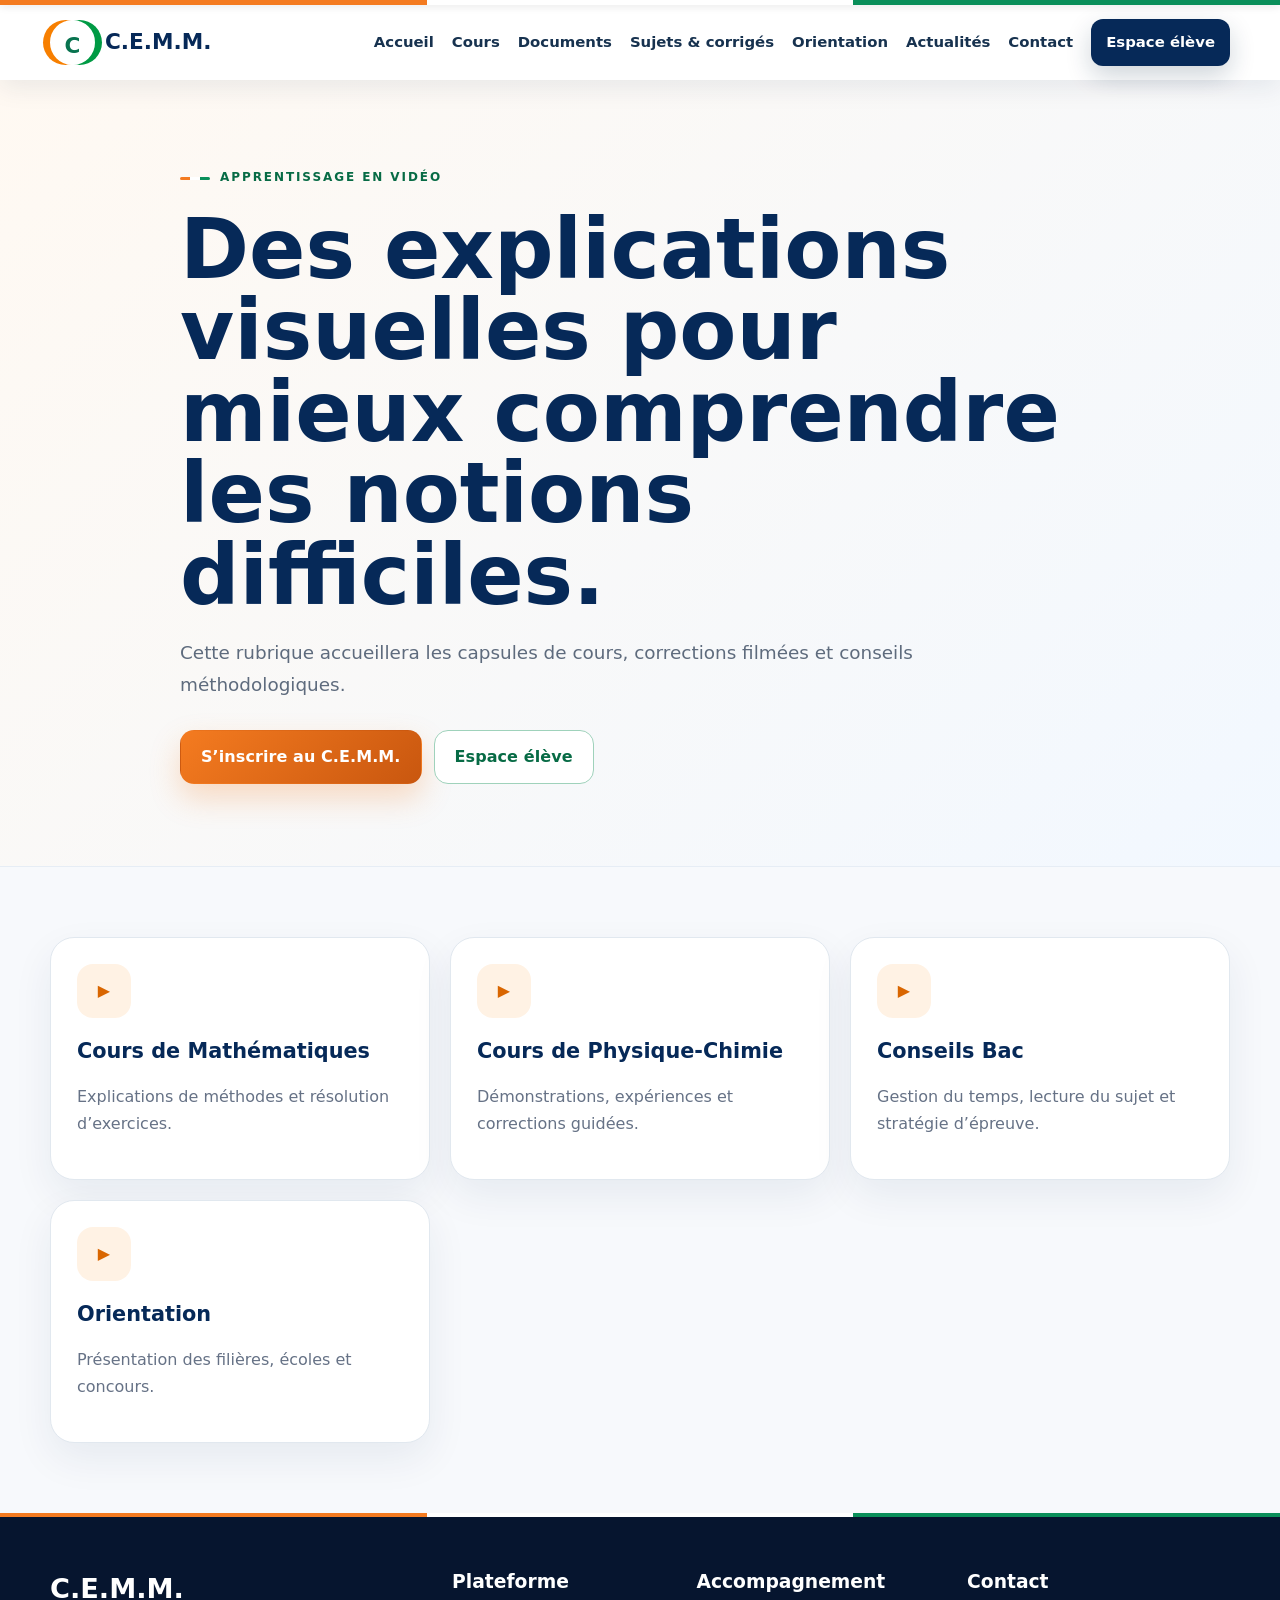
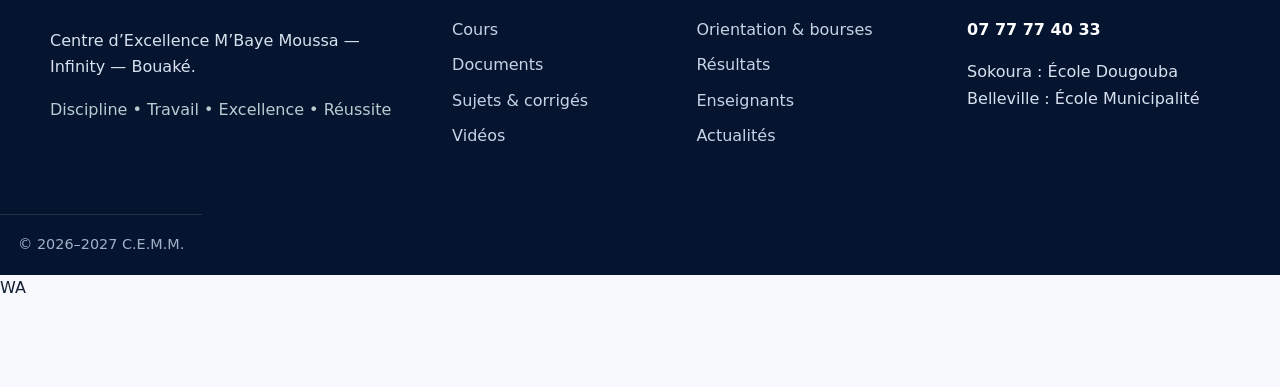
<file: videos.html>
<!doctype html><html lang="fr"><head><meta charset="utf-8"><meta name="viewport" content="width=device-width,initial-scale=1"><meta name="theme-color" content="#062958"><title>Vidéos | C.E.M.M.</title><link rel="stylesheet" href="style.css"></head><body class="subpage"><header class="sub-header"><a class="brand" href="index.html"><span class="brand-mark">C</span><span>C.E.M.M.</span></a><button class="sub-menu-btn" aria-label="Ouvrir le menu">☰</button><nav class="sub-nav"><a href="index.html">Accueil</a><a href="cours.html">Cours</a><a href="documents.html">Documents</a><a href="sujets-corriges.html">Sujets & corrigés</a><a href="orientation.html">Orientation</a><a href="actualites.html">Actualités</a><a href="contact.html">Contact</a><a class="nav-login" href="index.html#connexion">Espace élève</a></nav></header><main><section class="sub-hero"><div class="container"><p class="eyebrow">Apprentissage en vidéo</p><h1>Des explications visuelles pour mieux comprendre les notions difficiles.</h1><p>Cette rubrique accueillera les capsules de cours, corrections filmées et conseils méthodologiques.</p><div class="sub-hero-actions"><a class="btn primary" href="index.html#preinscription">S’inscrire au C.E.M.M.</a><a class="btn outline" href="index.html#connexion">Espace élève</a></div></div></section><section class="page-section"><div class="container page-card-grid"><article class="page-card"><span class="page-icon">▶</span><h3>Cours de Mathématiques</h3><p>Explications de méthodes et résolution d’exercices.</p></article><article class="page-card"><span class="page-icon">▶</span><h3>Cours de Physique-Chimie</h3><p>Démonstrations, expériences et corrections guidées.</p></article><article class="page-card"><span class="page-icon">▶</span><h3>Conseils Bac</h3><p>Gestion du temps, lecture du sujet et stratégie d’épreuve.</p></article><article class="page-card"><span class="page-icon">▶</span><h3>Orientation</h3><p>Présentation des filières, écoles et concours.</p></article></div></section></main><footer class="site-footer"><div class="container footer-grid"><div><strong class="footer-brand">C.E.M.M.</strong><p>Centre d’Excellence M’Baye Moussa — Infinity — Bouaké.</p><span>Discipline • Travail • Excellence • Réussite</span></div><div><h3>Plateforme</h3><a href="cours.html">Cours</a><a href="documents.html">Documents</a><a href="sujets-corriges.html">Sujets & corrigés</a><a href="videos.html">Vidéos</a></div><div><h3>Accompagnement</h3><a href="orientation.html">Orientation & bourses</a><a href="resultats.html">Résultats</a><a href="enseignants.html">Enseignants</a><a href="actualites.html">Actualités</a></div><div><h3>Contact</h3><p><strong>07 77 77 40 33</strong></p><p>Sokoura : École Dougouba<br>Belleville : École Municipalité</p></div></div><div class="footer-bottom">© 2026–2027 C.E.M.M.</div></footer><nav class="mobile-bottom-nav multipage-mobile"><a href="index.html"><span>⌂</span><small>Accueil</small></a><a href="documents.html"><span>▤</span><small>Ressources</small></a><a href="sujets-corriges.html"><span>⌕</span><small>Recherche</small></a><a href="actualites.html"><span>●</span><small>Actualités</small></a><a href="index.html#connexion"><span>♙</span><small>Mon compte</small></a></nav><a class="whatsapp-float" href="https://wa.me/2250777774033" aria-label="WhatsApp">WA</a><script>document.querySelector('.sub-menu-btn')?.addEventListener('click',()=>document.querySelector('.sub-nav').classList.toggle('open'));</script></body></html>
</file>
<file: style.css>
:root{
  --ink:#172033;
  --ink-2:#2f3b52;
  --navy:#002654;
  --blue:#0055a4;
  --blue-soft:#eef5fc;
  --accent:#ef4135;
  --accent-dark:#c9252b;
  --gold:#ffffff;
  --cream:#f7f9fc;
  --paper:#ffffff;
  --soft:#f4f7fb;
  --muted:#647087;
  --line:#dfe6ef;
  --success:#14836f;
  --danger:#c63f4a;
  --radius-sm:12px;
  --radius-md:20px;
  --radius-lg:30px;
  --shadow-sm:0 8px 24px rgba(0,38,84,.08);
  --shadow:0 18px 50px rgba(0,38,84,.12);
  --shadow-lg:0 30px 80px rgba(0,38,84,.18);
}

*{box-sizing:border-box}
html{scroll-behavior:smooth}
body{margin:0;background:var(--paper);color:var(--ink);font-family:Inter,ui-sans-serif,system-ui,-apple-system,"Segoe UI",Roboto,Arial,sans-serif;line-height:1.65;-webkit-font-smoothing:antialiased}
img{display:block;max-width:100%}
a{color:inherit;text-decoration:none}
button,input,select,textarea{font:inherit}
button{cursor:pointer}
.hidden{display:none!important}
.container{width:min(1180px,calc(100% - 36px));margin-inline:auto}
.section{padding:92px 0;position:relative}
.section-soft{background:linear-gradient(180deg,#f7fafb,#eef5f6)}
.section-heading,.intro-heading{max-width:760px;margin:0 0 42px}
.section-heading h2,.intro-heading h2,.founder-copy h2,.why-copy h2{margin:10px 0 16px;color:var(--navy);font-size:clamp(2rem,4vw,3.35rem);line-height:1.07;letter-spacing:-.04em}
.section-heading>p:last-child,.intro-heading>p:last-child,.founder-copy>p:not(.eyebrow),.why-copy>p{color:var(--muted);font-size:1.04rem}
.eyebrow{display:inline-flex;align-items:center;gap:10px;margin:0;color:var(--accent-dark);font-size:.75rem;font-weight:900;letter-spacing:.16em;text-transform:uppercase}
.eyebrow:before{content:"";width:30px;height:3px;border-radius:999px;background:linear-gradient(90deg,#0055a4 0 33%,#fff 33% 66%,#ef4135 66%)}

/* Header and hero */
.hero-premium{position:relative;overflow:hidden;background:
 radial-gradient(circle at 82% 22%,rgba(239,65,53,.10),transparent 32%),
 radial-gradient(circle at 10% 78%,rgba(0,85,164,.12),transparent 30%),
 linear-gradient(180deg,#ffffff 0%,#f4f7fb 100%)}
.hero-premium:after{content:"";position:absolute;inset:0;pointer-events:none;background-image:linear-gradient(rgba(15,47,70,.035) 1px,transparent 1px),linear-gradient(90deg,rgba(15,47,70,.035) 1px,transparent 1px);background-size:42px 42px;mask-image:linear-gradient(to bottom,rgba(0,0,0,.55),transparent 76%)}
.topbar{position:sticky;top:0;z-index:50;display:flex;align-items:center;justify-content:space-between;gap:20px;padding:14px max(18px,calc((100vw - 1180px)/2));background:rgba(255,255,255,.92);border-bottom:1px solid rgba(15,47,70,.1);backdrop-filter:blur(18px);box-shadow:0 6px 26px rgba(15,47,70,.05)}
.brand{display:flex;align-items:center;gap:12px;min-width:0}
.brand-mark{width:54px;height:54px;display:grid;place-items:center;border-radius:16px;background:#fff;border:1px solid var(--line);box-shadow:var(--shadow-sm);overflow:hidden}
.brand-mark img{width:100%;height:100%;object-fit:cover}
.brand-copy{display:flex;flex-direction:column;line-height:1.18}
.brand-copy strong{color:var(--navy);font-size:1.12rem;letter-spacing:.04em}
.brand-copy small{color:var(--muted);font-size:.72rem;font-weight:700}
.nav-links{display:flex;align-items:center;gap:22px}
.nav-links a{position:relative;color:var(--ink-2);font-size:.84rem;font-weight:800;white-space:nowrap}
.nav-links a:not(.nav-login):after{content:"";position:absolute;left:0;right:100%;bottom:-7px;height:2px;border-radius:99px;background:var(--accent);transition:.25s}
.nav-links a:hover:after{right:0}
.nav-login{padding:11px 17px;border-radius:12px;background:var(--navy);color:#fff!important;box-shadow:0 10px 26px rgba(15,47,70,.2)}
.menu-button{display:none;width:44px;height:44px;border:1px solid var(--line);border-radius:12px;background:#fff;color:var(--navy);font-size:1.3rem}
.hero-shell{position:relative;z-index:2;display:grid;grid-template-columns:1.08fr .78fr;gap:68px;align-items:center;padding-top:78px;padding-bottom:54px}
.hero-kicker{display:inline-flex;align-items:center;gap:9px;padding:8px 12px;border:1px solid #d7e3f1;border-radius:999px;background:#fff;color:var(--blue);font-size:.76rem;font-weight:900;letter-spacing:.1em;text-transform:uppercase;box-shadow:var(--shadow-sm)}
.hero-kicker span{width:8px;height:8px;border-radius:50%;background:var(--accent);box-shadow:0 0 0 5px rgba(239,65,53,.12)}
.hero-copy h1{max-width:760px;margin:22px 0 20px;color:var(--navy);font-size:clamp(3rem,6.2vw,5.7rem);line-height:.97;letter-spacing:-.06em}
.hero-copy h1 em{font-style:normal;color:var(--accent)}
.hero-text{max-width:670px;color:var(--muted);font-size:1.1rem}
.hero-actions{display:flex;flex-wrap:wrap;gap:14px;margin:30px 0 34px}
.btn{display:inline-flex;align-items:center;justify-content:center;gap:8px;min-height:48px;padding:13px 20px;border:1px solid transparent;border-radius:14px;font-weight:900;letter-spacing:.005em;transition:transform .22s ease,box-shadow .22s ease,background .22s ease}
.btn:hover{transform:translateY(-2px)}
.btn-large{min-height:54px;padding:15px 24px}
.btn.primary{background:linear-gradient(135deg,#0055a4,#002654);color:#fff;box-shadow:0 14px 30px rgba(0,85,164,.24)}
.btn.primary:hover{background:linear-gradient(135deg,#002654,#0055a4);box-shadow:0 18px 38px rgba(0,85,164,.30)}
.btn.glass{background:#fff;color:var(--navy);border-color:#cddde3;box-shadow:var(--shadow-sm)}
.btn.glass:hover,.btn.outline:hover{border-color:var(--blue);background:var(--blue-soft)}
.btn.outline{background:#fff;color:var(--blue);border-color:#bad3dd}
.btn.dark{background:var(--navy);color:#fff}
.btn.danger{background:#fff0f1;color:var(--danger);border-color:#f3c6cb}
.hero-trust{display:grid;grid-template-columns:repeat(3,1fr);gap:12px;max-width:700px}
.hero-trust>div{padding:17px 18px;border:1px solid #dbe8ec;border-radius:17px;background:rgba(255,255,255,.82);box-shadow:var(--shadow-sm)}
.hero-trust strong{display:block;color:var(--navy);font-size:1.35rem;line-height:1.1}
.hero-trust span{display:block;margin-top:5px;color:var(--muted);font-size:.77rem;font-weight:700}
.hero-photo-card{position:relative;min-height:545px;border-radius:32px;overflow:hidden;background:#dce8ec;border:8px solid #fff;box-shadow:var(--shadow-lg)}
.hero-photo-card:before{content:"";position:absolute;inset:0;z-index:1;background:linear-gradient(180deg,transparent 48%,rgba(10,34,49,.92) 100%)}
.hero-photo-card>img{width:100%;height:545px;object-fit:cover;object-position:center 30%}
.hero-photo-overlay{position:absolute;z-index:2;left:0;right:0;bottom:0;padding:28px;color:#fff}
.hero-photo-overlay>div:not(.showcase-top){display:flex;flex-direction:column;margin:12px 0}
.hero-photo-overlay strong{font-size:1.45rem}
.hero-photo-overlay span{color:#d6e4e8}
.showcase-top{display:flex;align-items:center;gap:8px;font-size:.78rem;font-weight:800}
.status-dot{width:9px;height:9px;border-radius:50%;background:#46d9aa;box-shadow:0 0 0 5px rgba(70,217,170,.16)}
.showcase-badge{margin-left:auto;padding:6px 10px;border-radius:999px;background:rgba(255,255,255,.16);color:#fff!important}
.showcase-contact{display:flex!important;flex-direction:row!important;align-items:center;justify-content:space-between;padding:11px 13px;border:1px solid rgba(255,255,255,.2);border-radius:12px;background:rgba(255,255,255,.11);font-weight:800}
.hero-bottom{position:relative;z-index:2;display:grid;grid-template-columns:repeat(3,1fr);gap:14px;padding-bottom:30px}
.hero-bottom span{padding:14px 16px;border:1px solid #dbe7eb;border-radius:14px;background:rgba(255,255,255,.9);color:var(--ink-2);font-size:.87rem;font-weight:800;text-align:center;box-shadow:var(--shadow-sm)}

/* Content cards */
.home-intro{padding-top:88px}
.intro-grid,.subject-grid{display:grid;grid-template-columns:repeat(3,1fr);gap:20px}
.intro-grid article,.mini-card{padding:30px;border:1px solid var(--line);border-radius:22px;background:#fff;box-shadow:var(--shadow-sm);transition:.25s}
.intro-grid article:hover,.mini-card:hover{transform:translateY(-5px);box-shadow:var(--shadow)}
.intro-icon{width:54px;height:54px;display:grid;place-items:center;margin-bottom:20px;border-radius:16px;background:linear-gradient(135deg,var(--blue-soft),#fff0e8);color:var(--blue);font-size:1.45rem;font-weight:900}
.intro-grid h3,.mini-card b{color:var(--navy);font-size:1.18rem}
.intro-grid p,.mini-card span{color:var(--muted)}

.founder-section{background:var(--cream)}
.founder-grid{display:grid;grid-template-columns:.82fr 1.18fr;gap:72px;align-items:center}
.founder-photo{position:relative;min-height:520px;border-radius:30px;overflow:hidden;border:8px solid #fff;box-shadow:var(--shadow-lg)}
.founder-photo img{width:100%;height:520px;object-fit:cover;object-position:center 25%}
.founder-photo:after{content:"Fondateur & formateur scientifique";position:absolute;left:22px;right:22px;bottom:22px;padding:13px 16px;border-radius:13px;background:rgba(15,47,70,.92);color:#fff;font-size:.85rem;font-weight:900;text-align:center;backdrop-filter:blur(8px)}
.founder-points{display:flex;flex-wrap:wrap;gap:10px;margin:24px 0 28px}
.founder-points span{padding:9px 12px;border:1px solid #cde0e5;border-radius:999px;background:#fff;color:var(--navy);font-size:.82rem;font-weight:800}

.offer-grid{display:grid;grid-template-columns:1fr 1fr;gap:24px}
.offer-card{position:relative;padding:34px;border:1px solid var(--line);border-radius:26px;background:#fff;box-shadow:var(--shadow)}
.offer-card.featured{background:linear-gradient(145deg,#002654,#0055a4);border-color:transparent;color:#fff;box-shadow:var(--shadow-lg)}
.offer-icon{width:56px;height:56px;display:grid;place-items:center;margin-bottom:18px;border-radius:17px;background:var(--blue-soft);font-size:1.55rem}
.featured .offer-icon{background:rgba(255,255,255,.13)}
.offer-tag{display:inline-block;padding:7px 11px;border-radius:999px;background:#eef7f9;color:var(--blue);font-size:.73rem;font-weight:900;text-transform:uppercase;letter-spacing:.06em}
.featured .offer-tag{background:rgba(255,255,255,.12);color:#ffffff}
.offer-card h3{margin:16px 0 4px;color:var(--navy);font-size:1.5rem}
.offer-card.featured h3{color:#fff}
.price{margin:8px 0;color:var(--accent);font-size:2.3rem;font-weight:950;line-height:1.05}
.price small{font-size:.95rem}.monthly{color:#ffffff!important;font-weight:900}
.offer-card p,.offer-card li{color:var(--muted)}
.offer-card.featured p,.offer-card.featured li{color:#dce9ed}
.offer-card ul{padding-left:20px;margin:22px 0}
.offer-card li{margin:9px 0}
.notice{margin-top:24px;padding:17px 20px;border:1px solid #d8e3f0;border-left:5px solid #ef4135;border-radius:16px;background:#f8fbff;color:#26364d}

.subject-grid{grid-template-columns:repeat(4,1fr)}
.mini-card{display:flex;flex-direction:column;gap:8px}

.why-section{background:linear-gradient(145deg,#002654,#0055a4);color:#fff;overflow:hidden}
.why-section:after{content:"";position:absolute;right:-180px;top:-210px;width:520px;height:520px;border-radius:50%;border:80px solid rgba(255,255,255,.035)}
.why-grid{position:relative;z-index:1;display:grid;grid-template-columns:.86fr 1.14fr;gap:64px;align-items:center}
.why-copy h2{color:#fff}.why-copy>p{color:#d1e0e5}
.why-list{display:grid;gap:14px}
.why-list>div{display:grid;grid-template-columns:54px 1fr;gap:15px;padding:19px;border:1px solid rgba(255,255,255,.14);border-radius:18px;background:rgba(255,255,255,.075);backdrop-filter:blur(10px)}
.why-list>div>span{width:44px;height:44px;display:grid;place-items:center;border-radius:13px;background:linear-gradient(135deg,#ef4135,#c9252b);color:#fff;font-weight:950}
.why-list h3{margin:0 0 5px;color:#fff}.why-list p{margin:0;color:#c8dbe1}

.schedule-wrap{margin-top:24px;border:1px solid var(--line);border-radius:24px;background:#fff;box-shadow:var(--shadow);overflow:hidden}
.schedule-wrap h3{margin:0;padding:22px 26px;border-bottom:1px solid var(--line);color:var(--navy);font-size:1.3rem}
.table-scroll{overflow-x:auto}
table{width:100%;border-collapse:collapse;min-width:650px}
th,td{padding:16px 18px;border-bottom:1px solid #e7edef;text-align:left}
thead th{background:var(--navy);color:#fff;font-size:.86rem;letter-spacing:.03em}
tbody tr:nth-child(even){background:#f8fbfc}
tbody tr:hover{background:#edf6f8}

.stats-section{background:var(--cream)}
.stats-grid{display:grid;grid-template-columns:repeat(4,1fr);gap:18px}
.stats-grid>div{padding:28px;border:1px solid #eadfce;border-radius:22px;background:#fff;box-shadow:var(--shadow-sm);text-align:center}
.stats-grid strong{display:block;color:var(--accent);font-size:2.25rem;line-height:1}.stats-grid span{display:block;margin-top:8px;color:var(--muted);font-weight:800}
.podium-grid{display:grid;grid-template-columns:repeat(3,1fr);gap:20px}
.podium-card{position:relative;padding:28px;border:1px solid var(--line);border-radius:24px;background:#fff;box-shadow:var(--shadow-sm);text-align:center}
.podium-card.first{transform:translateY(-10px);border:2px solid #f1bf5a;background:linear-gradient(180deg,#fffaf0,#fff)}
.rank-badge{position:absolute;top:16px;right:16px;padding:6px 10px;border-radius:999px;background:#fff0e8;color:var(--accent-dark);font-weight:900}
.student-avatar{width:74px;height:74px;display:grid;place-items:center;margin:0 auto 16px;border-radius:50%;background:linear-gradient(135deg,var(--blue),var(--navy));color:#fff;font-size:1.4rem;font-weight:950}
.medal{font-size:1.6rem}

.gallery-section{background:#f5f7fb}
.gallery-feature-grid{display:grid;grid-template-columns:1.55fr .75fr;gap:22px}
.community-safe{position:relative;min-height:460px;margin:0;border-radius:28px;overflow:hidden;box-shadow:var(--shadow-lg)}
.community-safe img{width:100%;height:460px;object-fit:cover}
.community-safe figcaption{position:absolute;left:0;right:0;bottom:0;padding:55px 24px 24px;background:linear-gradient(transparent,rgba(10,34,49,.93));color:#fff;font-weight:900}
.gallery-brand-card{display:flex;flex-direction:column;justify-content:center;align-items:center;padding:28px;border:1px solid #dce4ef;border-radius:28px;background:linear-gradient(155deg,#fff,#f4f7fb);box-shadow:var(--shadow);text-align:center}
.gallery-brand-card img{max-width:190px;border-radius:24px}.gallery-brand-card span{margin-top:18px;padding:6px 10px;border-radius:999px;background:var(--navy);color:#fff;font-size:.72rem;font-weight:900}.gallery-brand-card h3{color:var(--navy)}
.media-photo{border-radius:22px;overflow:hidden;box-shadow:var(--shadow-sm)}
.media-photo img{width:100%;height:100%;object-fit:cover}
.testimonial-strip{margin-top:24px;padding:24px;border-left:5px solid var(--accent);border-radius:18px;background:#fff;box-shadow:var(--shadow-sm)}
.video-grid{display:grid;grid-template-columns:repeat(2,1fr);gap:20px;margin-top:26px}
.video-placeholder{padding:22px;border:1px solid var(--line);border-radius:22px;background:#fff;box-shadow:var(--shadow-sm)}
.video-screen{height:220px;display:grid;place-items:center;border-radius:16px;background:linear-gradient(135deg,var(--navy),var(--blue));color:#fff;font-size:3rem}

/* Forms, login and admin */
.split-layout{display:grid;grid-template-columns:1fr 1fr;gap:28px;align-items:start}
.form-card,.login-card,.admin-card,.locked-card{padding:28px;border:1px solid var(--line);border-radius:24px;background:#fff;box-shadow:var(--shadow)}
.form-card h3,.login-card h3,.admin-card h3{margin-top:0;color:var(--navy)}
label{display:block;margin:14px 0 6px;color:var(--ink-2);font-size:.85rem;font-weight:900}
input,select,textarea{width:100%;padding:13px 14px;border:1px solid #d6e2e6;border-radius:12px;background:#fbfdfe;color:var(--ink);transition:.2s}
textarea{min-height:110px;resize:vertical}
input:focus,select:focus,textarea:focus{outline:0;border-color:var(--blue);box-shadow:0 0 0 4px rgba(23,107,135,.12);background:#fff}
.feedback{margin-top:12px;font-weight:800}.fee-box{padding:16px;border-radius:14px;background:#fff4ed;color:#70422d}
.or-divider{display:flex;align-items:center;gap:10px;margin:22px 0;color:var(--muted);font-size:.8rem;font-weight:900}.or-divider:before,.or-divider:after{content:"";height:1px;flex:1;background:var(--line)}
.dashboard{padding:30px;border-radius:28px;background:#f6fafb}
.dashboard-header{display:flex;justify-content:space-between;gap:20px;align-items:center;margin-bottom:22px}
.dashboard-stats{display:grid;grid-template-columns:repeat(3,1fr);gap:16px;margin:20px 0}
.dashboard-stats>div{padding:18px;border:1px solid var(--line);border-radius:18px;background:#fff}
.admin-grid{display:grid;grid-template-columns:1fr 1fr;gap:22px}
.admin-card.full{grid-column:1/-1}
.card-title-row{display:flex;align-items:center;justify-content:space-between;gap:16px}
.code-line{display:flex;gap:10px}.code-line input{flex:1}
.filter-bar{display:grid;grid-template-columns:2fr 1fr 1fr;gap:12px;margin:22px 0}
.documents-grid{display:grid;grid-template-columns:repeat(3,1fr);gap:18px}
.admin-section{background:#f5f8f9}
.compact{padding:22px}.small{font-size:.83rem}.text-link{color:var(--blue);font-weight:900}
footer{display:flex;justify-content:space-between;gap:18px;flex-wrap:wrap;padding:30px max(18px,calc((100vw - 1180px)/2));background:var(--navy);color:#d7e5e9}
footer strong{color:#fff}footer span{color:#b8ccd2}

@media(max-width:1020px){
 .nav-links{display:none;position:absolute;top:78px;left:18px;right:18px;flex-direction:column;align-items:stretch;gap:0;padding:14px;border:1px solid var(--line);border-radius:18px;background:#fff;box-shadow:var(--shadow-lg)}
 .nav-links.open{display:flex}.nav-links a{padding:12px}.nav-login{text-align:center}.menu-button{display:grid;place-items:center}
 .hero-shell{grid-template-columns:1fr;gap:42px}.hero-photo-card{max-width:700px;width:100%;justify-self:center}
 .hero-bottom{grid-template-columns:1fr}.founder-grid,.why-grid{grid-template-columns:1fr}.subject-grid{grid-template-columns:1fr 1fr}.intro-grid{grid-template-columns:1fr 1fr}.gallery-feature-grid{grid-template-columns:1fr}.gallery-brand-card{min-height:330px}
 .stats-grid{grid-template-columns:1fr 1fr}.documents-grid{grid-template-columns:1fr 1fr}
}
@media(max-width:720px){
 .container{width:min(100% - 24px,1180px)}.section{padding:68px 0}.topbar{padding:12px}.brand-copy small{display:none}.brand-mark{width:48px;height:48px}
 .hero-shell{padding-top:48px}.hero-copy h1{font-size:2.75rem}.hero-text{font-size:1rem}.hero-actions .btn{width:100%}.hero-trust,.intro-grid,.offer-grid,.subject-grid,.stats-grid,.podium-grid,.video-grid,.split-layout,.admin-grid,.dashboard-stats,.documents-grid{grid-template-columns:1fr}
 .hero-photo-card,.hero-photo-card>img{height:450px;min-height:450px}.hero-photo-overlay{padding:22px}.hero-bottom{padding-bottom:22px}
 .founder-grid{gap:36px}.founder-photo,.founder-photo img{height:460px;min-height:460px}.founder-points{display:grid}.offer-card{padding:25px}.podium-card.first{transform:none}
 .section-heading h2,.intro-heading h2,.founder-copy h2,.why-copy h2{font-size:2.15rem}.gallery-feature-grid{gap:16px}.community-safe,.community-safe img{height:350px;min-height:350px}.filter-bar{grid-template-columns:1fr}.dashboard-header{align-items:flex-start;flex-direction:column}.code-line{flex-direction:column}
 footer{flex-direction:column;text-align:center}
}

/* Identité visuelle inspirée des sites institutionnels français */
.brand-france{position:relative;background:linear-gradient(90deg,#0055a4 0 33.33%,#fff 33.33% 66.66%,#ef4135 66.66%);border-color:#d7e0ea}
.brand-france:after{content:"";position:absolute;inset:6px;border-radius:11px;border:2px solid rgba(255,255,255,.92)}
.brand-france b{position:relative;z-index:1;display:grid;place-items:center;width:31px;height:31px;border-radius:50%;background:#fff;color:#002654;font-size:1rem;box-shadow:0 4px 14px rgba(0,38,84,.18)}
.france-card{gap:28px}
.france-ribbon{display:grid;grid-template-columns:repeat(3,1fr);width:150px;height:12px;border-radius:999px;overflow:hidden;box-shadow:0 5px 18px rgba(0,38,84,.16)}
.france-ribbon i:nth-child(1){background:#0055a4}.france-ribbon i:nth-child(2){background:#fff;border-top:1px solid #dce4ef;border-bottom:1px solid #dce4ef}.france-ribbon i:nth-child(3){background:#ef4135}
.gallery-brand-card.france-card h3{margin:14px 0 8px;font-size:1.65rem}
.gallery-brand-card.france-card p{color:var(--muted)}
.testimonial-strip.text-only{display:block;padding:32px 34px;background:linear-gradient(135deg,#fff,#f7f9fc);border-left-color:#0055a4}
.testimonial-strip.text-only blockquote{margin:10px 0 8px;color:var(--navy);font-size:clamp(1.25rem,2.4vw,1.8rem);font-weight:800;line-height:1.45}
.topbar{border-top:4px solid transparent;border-image:linear-gradient(90deg,#0055a4 0 33.33%,#fff 33.33% 66.66%,#ef4135 66.66%) 1}

/* Identité Côte d’Ivoire — orange, blanc, vert, intégrée au style institutionnel */
:root{
  --ivoire-orange:#f47b20;
  --ivoire-orange-dark:#c9570f;
  --ivoire-green:#0a8f5a;
  --ivoire-green-dark:#076b45;
  --ivoire-cream:#fffaf4;
  --accent:var(--ivoire-orange);
  --accent-dark:var(--ivoire-orange-dark);
  --success:var(--ivoire-green);
}

/* Fine signature tricolore ivoirienne */
body:before{
  content:"";
  position:fixed;
  top:0;left:0;right:0;
  height:5px;
  z-index:9999;
  background:linear-gradient(90deg,var(--ivoire-orange) 0 33.333%,#fff 33.333% 66.666%,var(--ivoire-green) 66.666% 100%);
  box-shadow:0 1px 8px rgba(0,0,0,.12);
}
.topbar{top:5px}

/* Logo et marque */
.brand-france{
  background:linear-gradient(90deg,var(--ivoire-orange) 0 33.33%,#fff 33.33% 66.66%,var(--ivoire-green) 66.66% 100%);
  border-color:#eadfd5;
}
.brand-france b{color:var(--ivoire-green-dark)}

/* Accents et titres */
.eyebrow{color:var(--ivoire-green-dark)}
.eyebrow:before{background:linear-gradient(90deg,var(--ivoire-orange) 0 33%,#fff 33% 66%,var(--ivoire-green) 66%)}
.hero-copy h1 em{color:var(--ivoire-orange)}
.hero-kicker{color:var(--ivoire-green-dark);border-color:#d8e9df;background:#fff}
.hero-kicker span{background:var(--ivoire-orange);box-shadow:0 0 0 5px rgba(244,123,32,.14)}

/* Boutons principaux : bleu institutionnel + touches ivoiriennes */
.btn.primary{background:linear-gradient(135deg,var(--ivoire-orange),var(--ivoire-orange-dark));box-shadow:0 14px 30px rgba(244,123,32,.25)}
.btn.primary:hover{background:linear-gradient(135deg,var(--ivoire-orange-dark),var(--ivoire-orange));box-shadow:0 18px 38px rgba(244,123,32,.32)}
.btn.outline{color:var(--ivoire-green-dark);border-color:#9fd2bb}
.btn.glass:hover,.btn.outline:hover{border-color:var(--ivoire-green);background:#effaf5}
.nav-links a:not(.nav-login):after{background:linear-gradient(90deg,var(--ivoire-orange),var(--ivoire-green))}
.nav-login{background:linear-gradient(135deg,var(--navy),var(--ivoire-green-dark))}

/* Fonds et cartes */
.section-soft{background:linear-gradient(180deg,#fffdf9,#f2faf6)}
.hero-premium{background:
 radial-gradient(circle at 82% 22%,rgba(244,123,32,.12),transparent 32%),
 radial-gradient(circle at 10% 78%,rgba(10,143,90,.12),transparent 30%),
 linear-gradient(180deg,#ffffff 0%,#f7fbf9 100%)}
.intro-icon{background:linear-gradient(135deg,#fff0e4,#eaf8f1);color:var(--ivoire-green-dark)}
.offer-card.featured{background:linear-gradient(145deg,var(--ivoire-green-dark),var(--ivoire-green));}
.offer-tag{background:#eef9f3;color:var(--ivoire-green-dark)}
.price{color:var(--ivoire-orange)}
.notice{border-left-color:var(--ivoire-orange);background:#fffaf4}
.why-section{background:linear-gradient(145deg,#063f2d,var(--ivoire-green));}
.why-list>div>span{background:linear-gradient(135deg,var(--ivoire-orange),var(--ivoire-orange-dark))}
.stats-grid>div{border-color:#eee1d6}
.stats-grid strong{color:var(--ivoire-orange)}
.rank-badge{background:#fff0e4;color:var(--ivoire-orange-dark)}
.student-avatar{background:linear-gradient(135deg,var(--ivoire-orange),var(--ivoire-green))}
.testimonial-strip{border-left-color:var(--ivoire-green)}
.fee-box{background:#fff4e9;color:#74411f}

/* Détails visuels ivoiriens sobres */
.hero-bottom span:nth-child(1){border-top:3px solid var(--ivoire-orange)}
.hero-bottom span:nth-child(2){border-top:3px solid #e8e8e8}
.hero-bottom span:nth-child(3){border-top:3px solid var(--ivoire-green)}
.offer-card:not(.featured){border-top:5px solid var(--ivoire-orange)}
.podium-card.first{border-color:#f5a15e;background:linear-gradient(180deg,#fff8f0,#fff)}
input:focus,select:focus,textarea:focus{border-color:var(--ivoire-green);box-shadow:0 0 0 4px rgba(10,143,90,.12)}
.text-link{color:var(--ivoire-green-dark)}

/* Footer tricolore élégant */
footer{position:relative;background:linear-gradient(135deg,#002654 0 58%,#063f2d 100%)}
footer:before{content:"";position:absolute;left:0;right:0;top:0;height:4px;background:linear-gradient(90deg,var(--ivoire-orange) 0 33.33%,#fff 33.33% 66.66%,var(--ivoire-green) 66.66%)}

/* Structure détaillée C.E.M.M. 3.0 */
.portal-section{background:linear-gradient(180deg,#f7f9ff 0%,#fff 100%)}
.portal-grid{display:grid;grid-template-columns:repeat(3,1fr);gap:18px}
.portal-card{display:flex;gap:16px;padding:24px;border:1px solid #dfe5f2;border-radius:18px;background:#fff;text-decoration:none;color:inherit;box-shadow:0 10px 28px rgba(15,38,80,.06);transition:.25s ease}
.portal-card:hover{transform:translateY(-4px);box-shadow:0 18px 38px rgba(15,38,80,.12);border-color:#b7c7e8}
.portal-icon{width:52px;height:52px;display:grid;place-items:center;flex:0 0 52px;border-radius:15px;background:#eef3ff;color:#123b7a;font-weight:800}
.portal-card h3{margin:0 0 8px}.portal-card p{margin:0 0 12px;color:#5c667a}.portal-card small{font-weight:700;color:#123b7a}
.resource-catalog{background:#071b3d;color:#fff}.resource-catalog .section-heading p{color:#c9d4e8}.resource-catalog .eyebrow{color:#ffb800}
.catalog-grid{display:grid;grid-template-columns:repeat(3,1fr);gap:18px}
.catalog-grid article{padding:24px;border-radius:18px;background:rgba(255,255,255,.07);border:1px solid rgba(255,255,255,.12)}
.catalog-grid article>span{font-size:30px}.catalog-grid h3{margin:14px 0 8px}.catalog-grid p{color:#c8d2e6;min-height:66px}.catalog-grid a{color:#ffd166;font-weight:800;text-decoration:none}
.orientation-section{background:#f4f7fb}.orientation-grid{display:grid;grid-template-columns:1.35fr .8fr;gap:40px;align-items:center}.orientation-points{display:flex;flex-wrap:wrap;gap:10px;margin:24px 0}.orientation-points span{padding:10px 14px;border-radius:999px;background:#fff;border:1px solid #dbe2ef;font-weight:700;font-size:.92rem}.orientation-panel{background:#0b2a5b;color:#fff;border-radius:24px;padding:32px;box-shadow:0 22px 50px rgba(11,42,91,.2)}.orientation-panel p,.orientation-panel li{color:#d7e1f0}.panel-label,.news-tag{display:inline-block;padding:7px 11px;border-radius:999px;background:#ffb800;color:#17213a;font-weight:800;font-size:.78rem;text-transform:uppercase;letter-spacing:.04em}
.news-section{background:#fff}.news-grid{display:grid;grid-template-columns:1.2fr 1fr 1fr;gap:18px}.news-card{border:1px solid #dfe5ef;border-radius:18px;padding:24px;background:#fff}.featured-news{background:linear-gradient(145deg,#0c2e65,#123f86);color:#fff;border:none}.featured-news p{color:#d9e4f4}.news-date{font-size:.85rem;color:#788298;margin:15px 0 8px}.news-card h3{margin:0 0 10px}.news-card a{font-weight:800;text-decoration:none;color:#123b7a}.featured-news a{color:#ffd166}
.site-footer{background:#06152f;color:#d8e1ef;padding:54px 0 0}.footer-grid{display:grid;grid-template-columns:1.4fr .8fr .9fr 1fr;gap:34px}.footer-grid h3{color:#fff;margin-top:0}.footer-grid a{display:block;color:#c8d3e5;text-decoration:none;margin:9px 0}.footer-brand{font-size:1.7rem;color:#fff}.footer-bottom{margin-top:38px;padding:18px;text-align:center;border-top:1px solid rgba(255,255,255,.12);font-size:.9rem;color:#9fb0c9}
@media(max-width:900px){.portal-grid,.catalog-grid{grid-template-columns:repeat(2,1fr)}.orientation-grid,.news-grid,.footer-grid{grid-template-columns:1fr}.news-grid{gap:14px}}
@media(max-width:620px){.portal-grid,.catalog-grid{grid-template-columns:1fr}.portal-card{padding:19px}.resource-catalog .section-heading{text-align:left}.orientation-panel{padding:24px}}

/* ===== C.E.M.M. 3.1 — enrichissement professionnel de l’accueil ===== */
.announcement-bar{background:#071a3d;color:#fff;font-size:.9rem}
.announcement-inner{min-height:42px;display:flex;align-items:center;justify-content:space-between;gap:20px}
.announcement-bar a{color:#ffd34e;font-weight:800;text-decoration:none;white-space:nowrap}
.version-pill{display:inline-flex;margin-left:8px;padding:5px 9px;border-radius:999px;background:rgba(255,255,255,.16);font-size:.7rem;letter-spacing:.04em;color:#fff}
.method-section{background:linear-gradient(180deg,#fff 0%,#f6f8fc 100%)}
.method-steps{display:grid;grid-template-columns:repeat(4,1fr);gap:18px;margin-top:34px}
.method-steps article{position:relative;background:#fff;border:1px solid #e7ebf2;border-radius:22px;padding:28px 22px;box-shadow:0 14px 40px rgba(13,35,75,.07)}
.method-steps article>span{display:inline-flex;width:42px;height:42px;align-items:center;justify-content:center;border-radius:13px;background:#0a3b82;color:#fff;font-weight:900;margin-bottom:20px}
.method-steps h3{margin:0 0 10px;color:#0b214a}.method-steps p{margin:0;color:#65728b;line-height:1.65}
.latest-section{background:#071a3d;color:#fff}.latest-section .section-heading h2,.latest-section .section-heading p{color:#fff}.latest-section .eyebrow{color:#ffd34e!important}
.split-heading{display:flex;justify-content:space-between;align-items:end;gap:30px}.latest-section .text-link{color:#ffd34e;font-weight:800;text-decoration:none}
.latest-grid{display:grid;grid-template-columns:repeat(3,1fr);gap:20px;margin-top:34px}
.latest-card{background:rgba(255,255,255,.08);border:1px solid rgba(255,255,255,.16);border-radius:22px;padding:25px;backdrop-filter:blur(8px)}
.latest-top{display:flex;justify-content:space-between;align-items:center;color:#cbd6eb;font-size:.8rem;font-weight:800;text-transform:uppercase;letter-spacing:.06em}
.subject-chip{background:#fff;color:#0a3b82;border-radius:999px;padding:7px 10px}.latest-card h3{font-size:1.22rem;margin:20px 0 10px}.latest-card p{color:#d3dceb;line-height:1.65}.latest-card a{color:#ffd34e;font-weight:800;text-decoration:none}
.faq-section{background:#f6f8fc}.faq-grid{display:grid;grid-template-columns:.8fr 1.2fr;gap:60px;align-items:start}.faq-list{display:grid;gap:12px}.faq-list details{background:#fff;border:1px solid #e2e7f0;border-radius:16px;padding:0 20px;box-shadow:0 8px 25px rgba(15,40,80,.05)}.faq-list summary{cursor:pointer;list-style:none;padding:20px 32px 20px 0;font-weight:800;color:#0b214a;position:relative}.faq-list summary::-webkit-details-marker{display:none}.faq-list summary:after{content:'+';position:absolute;right:0;font-size:1.3rem;color:#0a3b82}.faq-list details[open] summary:after{content:'−'}.faq-list details p{margin:0 0 20px;color:#65728b;line-height:1.65}
.floating-whatsapp{position:fixed;right:18px;bottom:18px;z-index:80;width:56px;height:56px;border-radius:50%;display:flex;align-items:center;justify-content:center;background:#22c55e;color:#fff;text-decoration:none;font-weight:900;box-shadow:0 12px 30px rgba(34,197,94,.38);border:3px solid #fff}
@media(max-width:900px){.method-steps{grid-template-columns:repeat(2,1fr)}.latest-grid{grid-template-columns:1fr}.faq-grid{grid-template-columns:1fr;gap:30px}.split-heading{align-items:flex-start;flex-direction:column}.announcement-inner{padding:9px 16px;align-items:flex-start;flex-direction:column;gap:4px}.announcement-bar a{white-space:normal}}
@media(max-width:560px){.method-steps{grid-template-columns:1fr}.announcement-bar{font-size:.8rem}.version-pill{display:none}.floating-whatsapp{width:50px;height:50px;right:12px;bottom:12px}}


/* Navigation mobile fixe — C.E.M.M. 3.2 */
.mobile-bottom-nav{display:none}
@media (max-width:760px){
  body{padding-bottom:82px}
  .mobile-bottom-nav{
    position:fixed;left:0;right:0;bottom:0;z-index:1500;display:grid;grid-template-columns:repeat(5,1fr);
    min-height:72px;padding:7px max(6px,env(safe-area-inset-right)) calc(7px + env(safe-area-inset-bottom)) max(6px,env(safe-area-inset-left));
    background:rgba(255,255,255,.97);border-top:1px solid rgba(8,44,84,.13);box-shadow:0 -12px 32px rgba(7,37,74,.12);backdrop-filter:blur(14px)
  }
  .mobile-bottom-nav a{position:relative;display:flex;flex-direction:column;align-items:center;justify-content:center;gap:3px;min-width:0;padding:4px 2px;border-radius:14px;color:#667085;text-decoration:none;font-weight:800}
  .mobile-bottom-nav a span{display:grid;place-items:center;width:31px;height:27px;font-size:23px;line-height:1;color:#12375f}
  .mobile-bottom-nav a small{font-size:10px;line-height:1.05;white-space:nowrap}
  .mobile-bottom-nav a.active,.mobile-bottom-nav a:active{color:#e66b08;background:#fff4e8}
  .mobile-bottom-nav a.active span{color:#e66b08}
  .mobile-bottom-nav a[data-mobile-nav="actualites"] span{font-size:12px}
  .floating-whatsapp{bottom:92px!important}
  .site-footer{padding-bottom:30px}
}

/* Version 3.3 — accueil enrichi */
.cemm-dashboard{background:linear-gradient(180deg,#fff 0%,#f7f9fc 100%)}
.dashboard-highlight-grid{display:grid;grid-template-columns:repeat(3,1fr);gap:18px}
.dashboard-highlight{background:#fff;border:1px solid rgba(8,45,84,.12);border-radius:24px;padding:24px;box-shadow:0 14px 36px rgba(8,45,84,.08);display:flex;flex-direction:column;min-height:230px}
.dashboard-highlight.highlight-primary{background:linear-gradient(145deg,#092e5a,#0f467f);color:#fff}
.highlight-label{font-size:.76rem;font-weight:800;letter-spacing:.09em;text-transform:uppercase;color:#e66c00;margin-bottom:16px}
.highlight-primary .highlight-label{color:#ffd36b}
.dashboard-highlight strong{font-size:1.65rem;line-height:1.15;margin-bottom:12px}
.dashboard-highlight p{color:#667085;line-height:1.65;flex:1}
.highlight-primary p{color:#dbe9f7}
.dashboard-highlight a{font-weight:800;color:#0b4b7d;text-decoration:none;margin-top:12px}
.highlight-primary a{color:#fff}
.journey-section{background:#082d54;color:#fff;position:relative;overflow:hidden}
.journey-section:before{content:"";position:absolute;inset:auto -120px -140px auto;width:360px;height:360px;border-radius:50%;background:rgba(255,122,24,.14)}
.journey-grid{display:grid;grid-template-columns:.85fr 1.15fr;gap:64px;align-items:start;position:relative}
.journey-section .eyebrow{color:#ffd36b}.journey-section h2{color:#fff}.journey-section>div>div>p{color:#cbd9e8;line-height:1.75}
.journey-timeline{display:grid;gap:14px}
.journey-timeline article{display:grid;grid-template-columns:58px 1fr;gap:18px;padding:20px;border:1px solid rgba(255,255,255,.14);background:rgba(255,255,255,.07);border-radius:20px;backdrop-filter:blur(8px)}
.journey-timeline article>span{width:52px;height:52px;border-radius:16px;display:grid;place-items:center;background:#f47a1f;font-weight:900}
.journey-timeline h3{margin:2px 0 7px;color:#fff}.journey-timeline p{margin:0;color:#d9e5f0;line-height:1.55}
.location-section{background:#fffaf5}.location-grid{display:grid;grid-template-columns:repeat(2,1fr);gap:20px}
.location-grid article{background:#fff;border-radius:22px;padding:24px;display:flex;gap:18px;align-items:flex-start;border:1px solid rgba(244,122,31,.16);box-shadow:0 12px 30px rgba(91,53,22,.06)}
.location-pin{width:54px;height:54px;flex:0 0 54px;border-radius:18px;background:linear-gradient(145deg,#ff7a18,#e56000);display:grid;place-items:center;color:#fff;font-size:1.25rem;font-weight:900}
.location-grid h3{margin:0 0 5px;color:#082d54}.location-grid p{margin:0 0 8px;font-weight:800;color:#e66c00}.location-grid span{color:#667085;line-height:1.5}
@media(max-width:800px){.dashboard-highlight-grid,.location-grid,.journey-grid{grid-template-columns:1fr}.journey-grid{gap:32px}.dashboard-highlight{min-height:auto}.journey-timeline article{grid-template-columns:48px 1fr}.journey-timeline article>span{width:44px;height:44px;border-radius:14px}}

/* ===== C.E.M.M. 4.0 — expérience d’accueil immersive ===== */
.v4-showcase{padding:34px 0 8px;background:#f7f9fc}
.v4-slider{position:relative;min-height:430px;border-radius:30px;overflow:hidden;box-shadow:0 28px 70px rgba(4,25,55,.22);background:#082d54}
.v4-slide{position:absolute;inset:0;opacity:0;visibility:hidden;transition:opacity .65s ease,transform .65s ease;transform:scale(1.025);background-size:cover;background-position:center;display:flex;align-items:center;padding:56px}
.v4-slide.active{opacity:1;visibility:visible;transform:scale(1)}
.v4-slide>div{max-width:650px;color:#fff}
.v4-slide h2{font-size:clamp(2rem,5vw,4rem);line-height:1.02;margin:16px 0;color:#fff}
.v4-slide p{font-size:1.08rem;line-height:1.7;color:#dce8f5;max-width:580px;margin-bottom:24px}
.v4-tag{display:inline-flex;padding:8px 12px;border-radius:999px;background:#ff7a18;color:#fff;font-weight:900;font-size:.78rem;letter-spacing:.05em;text-transform:uppercase}
.v4-slider-btn{position:absolute;top:50%;transform:translateY(-50%);z-index:3;width:48px;height:48px;border:none;border-radius:50%;background:rgba(255,255,255,.92);color:#082d54;font-size:2rem;cursor:pointer;box-shadow:0 8px 22px rgba(0,0,0,.16)}
.v4-slider-btn.prev{left:18px}.v4-slider-btn.next{right:18px}
.v4-dots{position:absolute;left:50%;bottom:18px;transform:translateX(-50%);display:flex;gap:8px;z-index:3}
.v4-dots button{width:9px;height:9px;border-radius:50%;border:none;background:rgba(255,255,255,.48);padding:0}
.v4-dots button.active{width:28px;border-radius:999px;background:#ff7a18}
.v4-kpis{background:#fff}
.v4-kpi-grid{display:grid;grid-template-columns:repeat(4,1fr);gap:18px}
.v4-kpi-grid article{background:linear-gradient(180deg,#fff,#f7f9fc);border:1px solid rgba(8,45,84,.12);border-radius:22px;padding:28px 22px;text-align:center;box-shadow:0 14px 35px rgba(8,45,84,.07)}
.v4-kpi-grid strong{display:block;font-size:2.05rem;color:#082d54;margin-bottom:8px}
.v4-kpi-grid span{color:#667085;font-weight:700}
@media(max-width:800px){.v4-slider{min-height:520px;border-radius:0}.v4-showcase{padding:0}.v4-showcase .container{padding:0}.v4-slide{padding:46px 24px 74px}.v4-slider-btn{width:42px;height:42px;top:auto;bottom:14px;transform:none}.v4-slider-btn.prev{left:18px}.v4-slider-btn.next{right:18px}.v4-kpi-grid{grid-template-columns:repeat(2,1fr)}}
@media(max-width:520px){.v4-slider{min-height:560px}.v4-kpi-grid{grid-template-columns:1fr 1fr}.v4-kpi-grid article{padding:22px 10px}.v4-kpi-grid strong{font-size:1.55rem}.v4-kpi-grid span{font-size:.78rem}}


/* C.E.M.M. 5.0 */
.header-actions{display:flex;align-items:center;gap:.65rem}.theme-toggle{width:48px;height:48px;border:1px solid rgba(8,45,91,.15);border-radius:16px;background:#fff;color:#082d5b;font-size:1.35rem;cursor:pointer}.v5-command{background:linear-gradient(180deg,#f7fbff,#fff)}.v5-command-grid{display:grid;grid-template-columns:repeat(2,minmax(0,1fr));gap:1rem}.v5-command-card{display:block;padding:1.65rem;border-radius:24px;background:#fff;border:1px solid rgba(8,45,91,.12);box-shadow:0 16px 50px rgba(8,45,91,.07);color:inherit;text-decoration:none;transition:.25s ease}.v5-command-card:hover{transform:translateY(-4px);box-shadow:0 20px 60px rgba(8,45,91,.12)}.v5-command-card>span{display:inline-grid;place-items:center;width:38px;height:38px;border-radius:12px;background:#eef5fb;color:#082d5b;font-weight:900}.v5-command-card h3{font-size:1.35rem;margin:.95rem 0 .45rem;color:#082d5b}.v5-command-card p{color:#667085;line-height:1.65}.v5-command-card b{display:inline-block;margin-top:.75rem;color:#e66900}.v5-command-card.featured{background:linear-gradient(135deg,#082d5b,#0b497b);color:#fff}.v5-command-card.featured h3,.v5-command-card.featured p,.v5-command-card.featured b{color:#fff}.v5-command-card.featured>span{background:rgba(255,255,255,.14);color:#fff}.v5-subjects{background:#fff}.v5-subject-grid{display:grid;grid-template-columns:repeat(3,minmax(0,1fr));gap:1rem}.v5-subject-grid button{text-align:left;padding:1.35rem;border-radius:20px;border:1px solid rgba(8,45,91,.12);background:#fff;cursor:pointer;transition:.2s ease}.v5-subject-grid button:hover{border-color:#f47721;transform:translateY(-3px)}.v5-subject-grid strong{display:block;color:#082d5b;font-size:1.05rem}.v5-subject-grid span{display:block;color:#667085;margin-top:.35rem;line-height:1.45}.dark-mode{background:#07111f;color:#e6edf6}.dark-mode .topbar,.dark-mode .v5-command,.dark-mode .v5-subjects,.dark-mode .section,.dark-mode .mobile-bottom-nav{background:#0b1626}.dark-mode .v5-command-card,.dark-mode .v5-subject-grid button,.dark-mode .theme-toggle{background:#101e31;border-color:rgba(255,255,255,.09);color:#e6edf6}.dark-mode h1,.dark-mode h2,.dark-mode h3,.dark-mode .v5-command-card h3,.dark-mode .v5-subject-grid strong,.dark-mode .brand-copy strong{color:#f7fafc}.dark-mode p,.dark-mode .v5-command-card p,.dark-mode .v5-subject-grid span{color:#a9b6c7}.dark-mode .mobile-bottom-nav a{color:#a9b6c7}.dark-mode .mobile-bottom-nav a.active{background:#17263a;color:#ff8a2a}@media(max-width:760px){.v5-command-grid,.v5-subject-grid{grid-template-columns:1fr}.theme-toggle{width:44px;height:44px;border-radius:14px}.v5-command-card{padding:1.35rem}}

/* CEMM 6.0 — architecture multipage */
.subpage{background:#f7f9fc;color:#122033;padding-bottom:86px}.sub-header{position:sticky;top:0;z-index:1000;display:flex;align-items:center;justify-content:space-between;gap:24px;padding:14px max(20px,calc((100% - 1180px)/2));background:#fff;border-top:5px solid #f77f00;box-shadow:0 8px 24px rgba(5,38,80,.08)}.sub-header:after{content:"";position:absolute;top:-5px;right:0;width:33%;height:5px;background:#009a44}.sub-header .brand{display:flex;align-items:center;gap:10px;text-decoration:none;font-size:1.35rem;font-weight:900;color:#062958}.brand-mark{display:grid;place-items:center;width:45px;height:45px;border-radius:50%;border:8px solid #fff;background:#fff;box-shadow:-7px 0 #f77f00,7px 0 #009a44;color:#08734f}.sub-nav{display:flex;align-items:center;gap:18px}.sub-nav a{text-decoration:none;color:#17324f;font-weight:750;font-size:.93rem}.sub-nav .nav-login{background:#062958;color:#fff;padding:11px 15px;border-radius:12px}.sub-menu-btn{display:none;border:1px solid #dce4ed;background:#fff;border-radius:12px;padding:10px 13px;font-size:1.35rem}.sub-hero{padding:82px 20px;background:linear-gradient(135deg,#fff9f2,#f2f8ff);border-bottom:1px solid #e6edf5}.sub-hero .container{max-width:920px}.sub-hero h1{font-size:clamp(2.5rem,7vw,5.2rem);line-height:.98;color:#062958;margin:.25em 0}.sub-hero p:not(.eyebrow){font-size:1.15rem;line-height:1.75;color:#5e6b7d;max-width:760px}.sub-hero-actions{display:flex;gap:12px;flex-wrap:wrap;margin-top:28px}.page-section{padding:70px 20px}.page-section.alt{background:#eef4f8}.page-card-grid{display:grid;grid-template-columns:repeat(3,minmax(0,1fr));gap:20px}.page-card{background:#fff;border:1px solid #e1e8ef;border-radius:24px;padding:26px;box-shadow:0 16px 40px rgba(9,45,80,.07)}.page-card h3{color:#062958;font-size:1.3rem;margin:16px 0 10px}.page-card p{color:#667286;line-height:1.65}.page-card a{color:#e56e00;font-weight:800;text-decoration:none}.page-icon{display:inline-grid;place-items:center;min-width:54px;height:54px;padding:0 10px;border-radius:16px;background:#fff2e4;color:#d96600;font-weight:900}.info-panel,.contact-form,.search-panel{background:#fff;border:1px solid #dfe7ef;border-radius:26px;padding:30px;box-shadow:0 16px 40px rgba(9,45,80,.07)}.info-panel h2{color:#062958}.search-panel input{width:100%;padding:17px;border:1px solid #ccd7e2;border-radius:14px;font-size:1rem}.filter-row{display:flex;gap:8px;flex-wrap:wrap;margin-top:15px}.filter-row button{border:1px solid #ccd7e2;background:#fff;padding:10px 15px;border-radius:999px;font-weight:700}.filter-row button.active{background:#062958;color:#fff}.stats-showcase{display:grid;grid-template-columns:repeat(4,1fr);gap:18px}.stats-showcase article{background:#fff;border-radius:24px;padding:30px;border:1px solid #e0e7ee}.stats-showcase strong{display:block;font-size:2.1rem;color:#062958}.stats-showcase span{color:#667286}.contact-layout{display:grid;grid-template-columns:1fr 1fr;gap:24px}.contact-form label{display:block;font-weight:750;color:#17324f;margin-bottom:16px}.contact-form input,.contact-form textarea{display:block;width:100%;margin-top:7px;padding:14px;border:1px solid #ccd7e2;border-radius:12px;font:inherit}.multipage-mobile{display:none}.subpage .whatsapp-float{bottom:95px}
@media(max-width:900px){.sub-nav{display:none;position:absolute;left:15px;right:15px;top:75px;flex-direction:column;align-items:stretch;background:#fff;padding:18px;border-radius:18px;box-shadow:0 18px 45px rgba(4,30,60,.18)}.sub-nav.open{display:flex}.sub-menu-btn{display:block}.page-card-grid{grid-template-columns:1fr 1fr}.stats-showcase{grid-template-columns:1fr 1fr}.contact-layout{grid-template-columns:1fr}.multipage-mobile{display:flex}}
@media(max-width:620px){.sub-hero{padding:58px 20px}.sub-hero h1{font-size:2.7rem}.page-section{padding:50px 20px}.page-card-grid{grid-template-columns:1fr}.stats-showcase{grid-template-columns:1fr 1fr}.sub-hero-actions .btn{width:100%;text-align:center}}

/* C.E.M.M. Infinity — identité fondatrice */
.infinity-subtitle{font-size:.45em;font-style:normal;font-weight:700;letter-spacing:.02em;display:inline-block;margin-top:.35rem;opacity:.92}
.version-pill{background:linear-gradient(135deg,#ff7a00,#0b7a3b);color:#fff;border:1px solid rgba(255,255,255,.45);box-shadow:0 6px 18px rgba(0,0,0,.15)}
.brand-copy small{max-width:290px}
@media(max-width:560px){.infinity-subtitle{font-size:.42em}.brand-copy small{max-width:210px}}
</file>
